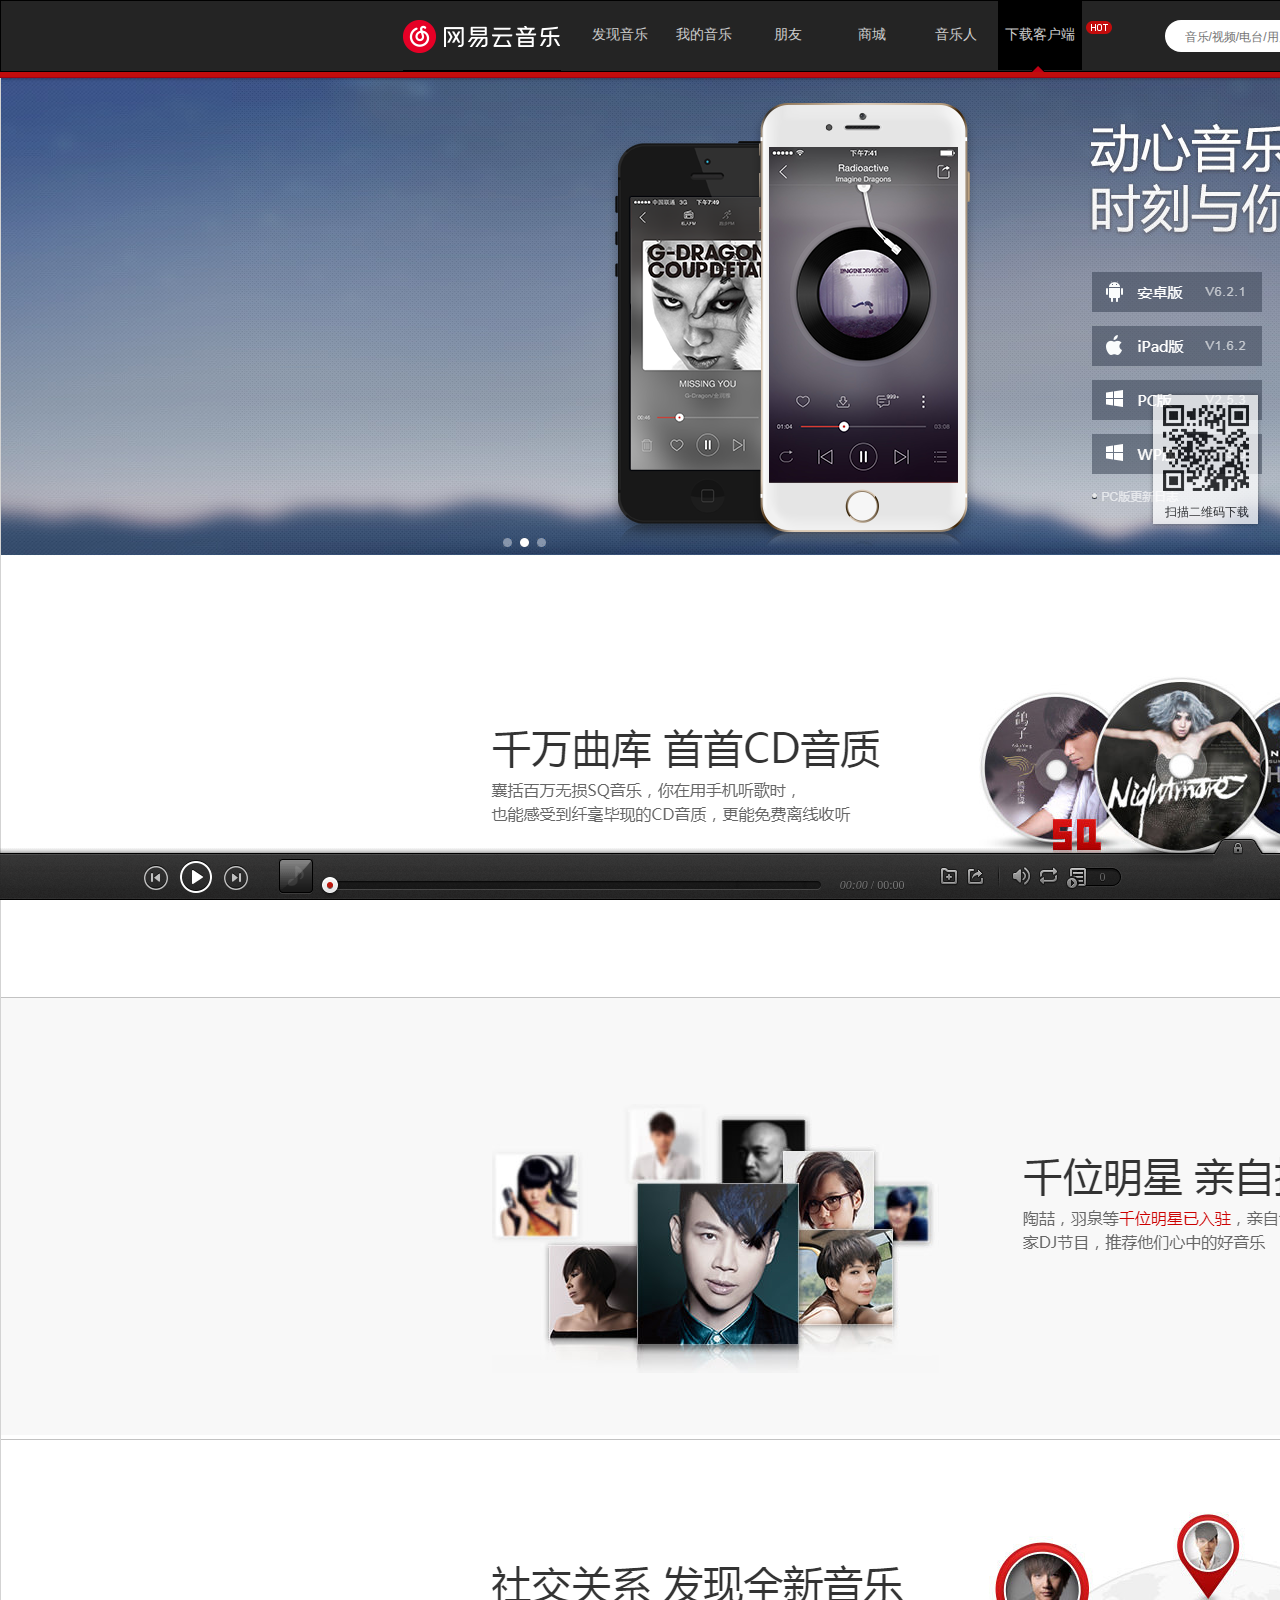
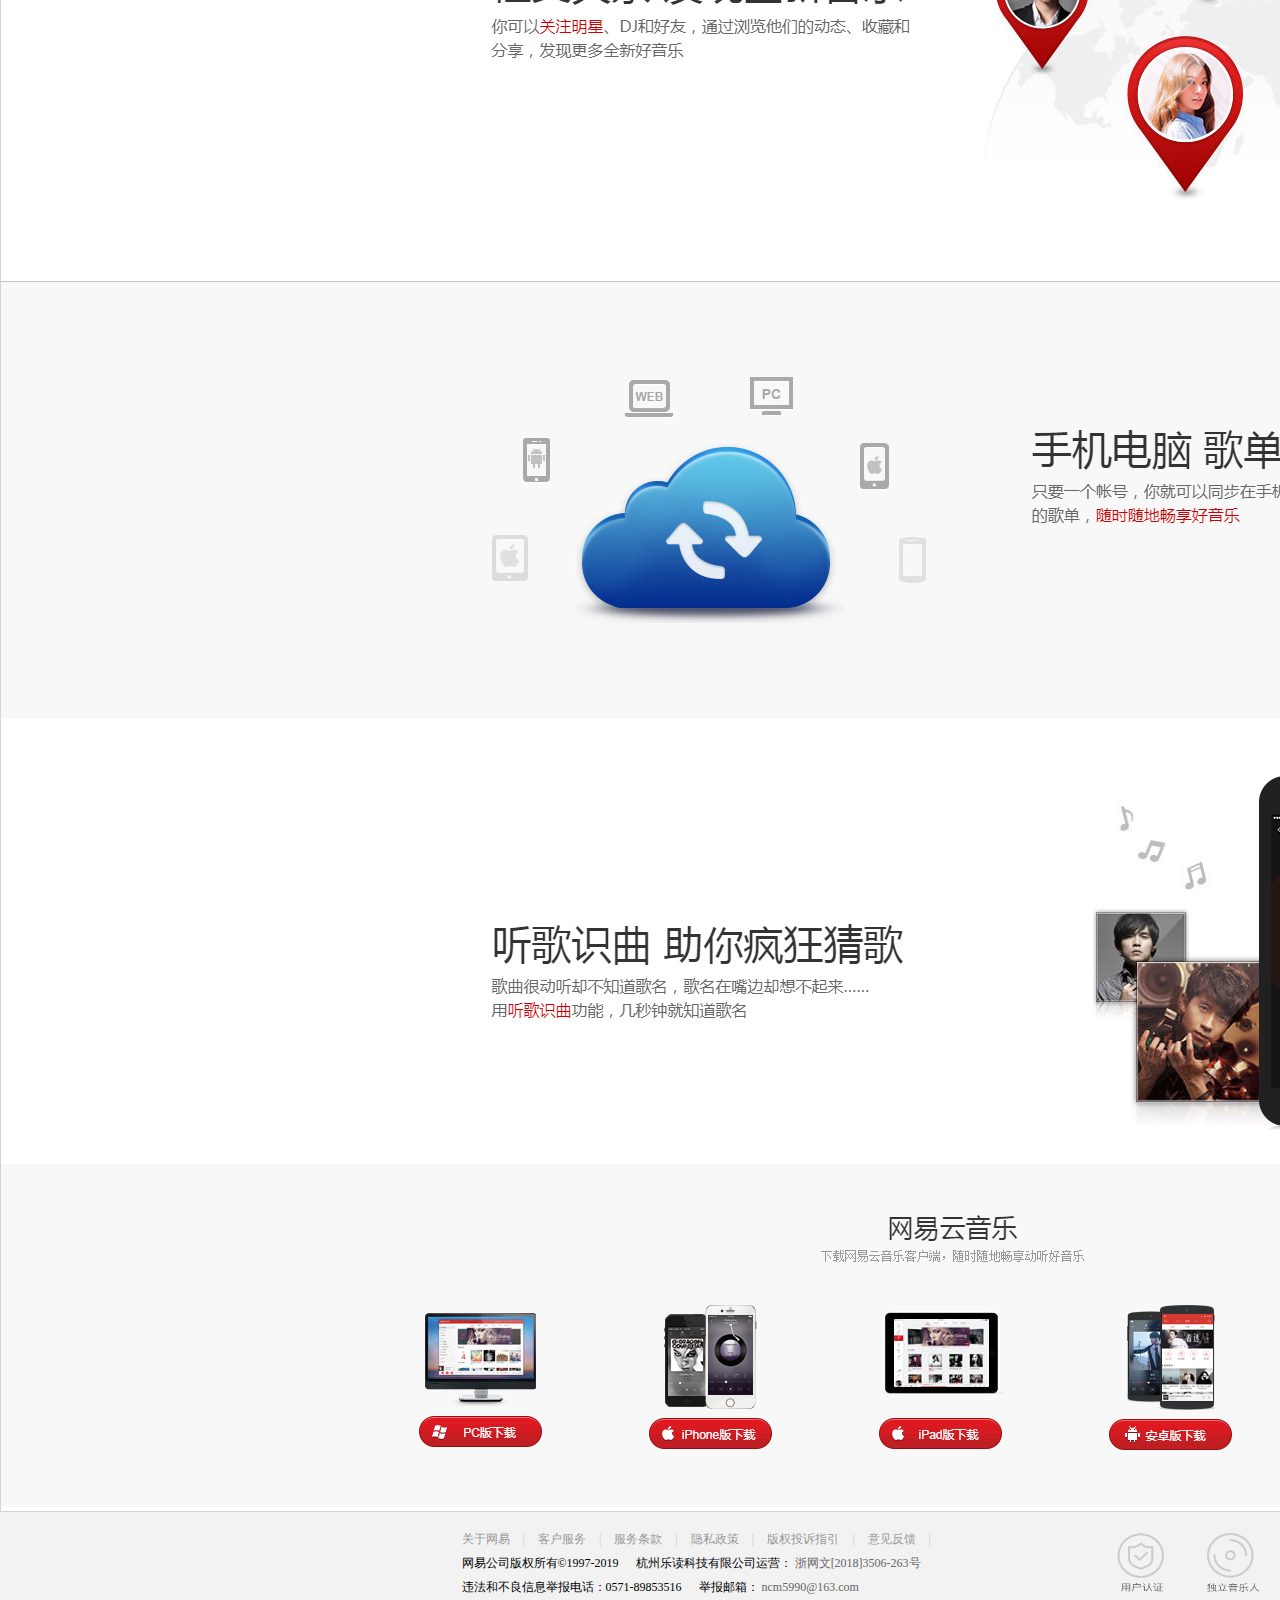
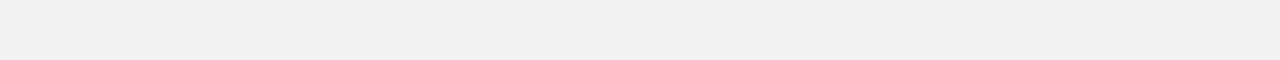
<file: 网易云音乐/down.html>
<!DOCTYPE html>
<html>

	<head>
		<meta charset="utf-8" />
		<title></title>
		<link rel="icon" href="img/logo1.png" type="image/x-icon" />
		<link rel="stylesheet" type="text/css" href="css/style.css" />
		<link rel="stylesheet" type="text/css" href="//at.alicdn.com/t/font_1157158_21borsymnp.css" />
		<link rel="stylesheet" type="text/css" href="swiper.min.css" />
		<link rel="stylesheet" type="text/css" href="css/down.css" />
	</head>

	<body style="min-width: 1102px;">
		<div class="warp">
			<div class="header" style="min-width:1903px;">
				<div class="nav_one">
					<div class="nav_box">
						<a href="https://music.163.com/#" class="logo"><img src="img/logo.png" /></a>
						<ul class="nav_one_ul"></ul>
						<img src="img/hot.png" class="hot" />
						<div class="search">
							<div class="searcher">
								<a class="iconfont icon-fangdajing"></a>
								<input type="text" name="" class="searchbox" placeholder="音乐/视频/电台/用户" />
							</div>
						</div>
						<div class="maker_center">
							<a href="#">创造者中心</a>
						</div>
						<div class="login">
							<a href="#" class="dl">登录</a>&nbsp;
							<span class="iconfont icon-daosanjiao"></span>
							<a class="iconfont icon-arrLeft-fill"></a>
							<ul class="login_menu">
								<li>
									<a class="iconfont icon-shouji">&nbsp;手机号登录</a>
								</li>
								<li>
									<a class="iconfont icon-weixin">&nbsp;微信登录</a>
								</li>
								<li>
									<a href="qq.html" class="iconfont icon-qq">&nbsp;QQ登录</a>
								</li>
								<li>
									<a href="weibo.html" class="iconfont icon-xinlangweibo">&nbsp;新浪微博登录</a>
								</li>
								<li>
									<a class="iconfont icon-yi">&nbsp;网易邮箱账号登录</a>
								</li>
							</ul>
						</div>
					</div>
				</div>
				<div class="nav_two" style="min-width: 1903px;">
				</div>
				<div class="main">
					<div class="lb"><img src="img/lb.png" /></div>
					<div class="main1"><img src="img/main1.png" /></div>
					<div class="main2"><img src="img/mian2.png" /></div>
					<div class="main3"><img src="img/main3.png" /></div>
					<div class="main4"><img src="img/main4.png" /></div>
					<div class="main4"><img src="img/main5.png" /></div>
					<div class="main4"><img src="img/main6.png" /></div>
					<div class="n-dcode">
						<img alt="http://music.163.com" class="img" src="img/code.png">
						<p>扫描二维码下载</p>
					</div>
				</div>
				<div class="footer">
					<div class="footer-z">
						<div class="wrap f-cb">
							<div class="copy">
								<p class="link">
									<a href="//music.163.com/about" target="_blank" class="item s-fc4">关于网易</a>
									<span class="line">|</span>
									<a href="//help.mail.163.com/service.html" target="_blank" class="item s-fc4">客户服务</a>
									<span class="line">|</span>
									<a href="//music.163.com/html/web2/service.html" target="_blank" class="item s-fc4">服务条款</a>
									<span class="line">|</span>
									<a href="//corp.163.com/gb/legal.html" target="_blank" class="item s-fc4">隐私政策</a>
									<span class="line">|</span>
									<a href="//music.163.com/st/staticdeal/complaints.html" target="_blank" class="item s-fc4">版权投诉指引</a>
									<span class="line">|</span>
									<a id="g_feedback" href="#" class="item s-fc4" onclick="nm.x.feedback();return false;" hidefocus="true">意见反馈</a>
									<span class="line">|</span>
								</p>
								<p class="right">
									<span class="sep span">网易公司版权所有©1997-2019</span>
									<span class="span">杭州乐读科技有限公司运营：</span>
									<a href="http://p1.music.126.net/03WF0APmm-J0TqdbOc8-XQ==/109951163649544962.png" target="_blank" class="alink">浙网文[2018]3506-263号</a>
								</p>
								<p class="contact">
									<span class="sep span">违法和不良信息举报电话：0571-89853516</span>
									<span class="span">举报邮箱：</span>
									<a class="alink" href="mailto:ncm5990@163.com">ncm5990@163.com</a>
								</p>
							</div>
							<ul class="enter f-fr1">
								<li class="unit">
									<a class="logo logonew logo-auth f-tid" href="//music.163.com/st/userbasic#/auth" target="_blank">
										<!--<img src="img/user.png" style="width: 49px;height: 48px;" />-->
									</a>
									<span class="tt tt-auth"></span>
								</li>
								<li class="unit">
									<a class="logo logonew logo-musician f-tid" href="//music.163.com/recruit" target="_blank"></a>
									<span class="tt tt-musician"></span>
								</li>
								<li class="unit">
									<a class="logo logonew logo-reward f-tid" href="//music.163.com/web/reward" target="_blank"></a>
									<span class="tt tt-reward"></span>
								</li>
								<li class="unit">
									<a class="logo logonew logo-cash f-tid" href="//music.163.com/uservideo#/plan" target="_blank"></a>
									<span class="tt tt-cash"></span>
								</li>
							</ul>
						</div>
					</div>
				</div>
				<!--<a href="#" class="m-back">回到顶部</a>-->
				<div class="g-btmbar">
					<div class="m-playbar m-playbar-lock" style="top: -53px; visibility: visible;">
						<div class="updn">
							<div class="left f-fl">
								<a href="#" class="btn1" hidefocus="true" data-action="lock"></a>
							</div>
							<div class="right f-fl"></div>
						</div>
						<div class="bg"></div>
						<div class="hand" title="展开播放条"></div>
						<div class="g_player" style="margin-left: -498.5px;">
							<div class="btns">
								<a href="#" class="prv" title="上一首(ctrl+←)"></a>
								<a href="#" class="ply j-flag" title="播放/暂停(p)"></a>
								<a href="#" class="nxt" title="下一首(ctrl+→)"></a>
							</div>
							<div class="head j-flag">
								<img src="img/default_album.jpg" />
								<!--<a href="#" class="mask"></a>-->
								<a href="javascript:;" hidefocus="true" class="mask"></a>
							</div>
							<div class="play">
								<div class="j-flag words"></div>
								<div class="m-pbar">
									<div class="barbg j-flag">
										<div class="rdy" style="width:0%;"></div>
										<div class="cur" style="width:0%;">
											<span class="btn2 f-tdn f-alpha z-load" id="auto-id-lrel6w8rqoy4E60z"><i></i></span>
										</div>
									</div>
									<span class="j-flag time">
										<em>00:00</em> / 00:00
									</span>
								</div>
							</div>
							<div class="oper f-fl">
								<a href="#" class="icn icn-add j-flag"></a>
								<a href="#" class="icn icn-share"></a>
							</div>
							<div class="ctrl f-fl f-pr j-flag">
								<div class="m-vol" style="display: none;" id="auto-id-ZvFZozD9C4lBwP52">
									<div class="barbg"></div>
									<div class="vbg j-t" id="auto-id-a0L37IoZ0vJ4Ma54">
										<div class="curr j-t" style="height: 74.4px;"></div>
										<span class="btn3 f-alpha j-t" style="top: 16.2px;"></span>
									</div>
								</div>
								<a href="javascript:;" hidefocus="true" data-action="volume" class="icn icn-vol"></a>
								<a href="javascript:;" hidefocus="true" data-action="mode" class="icn icn-loop" title="循环"></a>
								<span class="add f-pr">
								<span class="tip" style="display:none;">已添加到播放列表</span>
								<a href="javascript:;" title="播放列表" hidefocus="true" data-action="panel" class="icn icn-list s-fc3">0</a>
								</span>
							</div>
						</div>
					</div>
				</div>
				<div id='bbox'>
					<div id="sbox">
						<div class="sb-top">
							登录

						</div>
						<span class="gbct" title="关闭窗体">×</span>
						<div class="sb-botton">
							<div class="u-main">
								<div class="u-plt"></div>
								<div class="f-mgt10">
									<a href="javascript:;" class="u-btn2-2" data-action="login" data-type="mobile">
										<p>手机号登录</p>
										<span></span>
									</a>

								</div>
								<div class="f-mgt10">
									<a href="javascript:;" class="u-btn2-1" data-action="reg">
										<p>注　册</p>
										<span></span>
									</a>
								</div>
							</div>
							<div class="u-alt">
								<ul>
									<li>
										<a href="https://music.163.com/api/sns/authorize?snsType=10&clientType=web2&callbackType=Login&forcelogin=true" target="_blank" data-action="login" data-type="thirdparty">
											<div class="u-mlg2 u-mlg2-wx"></div>
											<p>微信登录</p>
										</a>
									</li>
									<li>
										<a href="https://music.163.com/api/sns/authorize?snsType=5&clientType=web2&callbackType=Login&forcelogin=true" target="_blank" data-action="login" data-type="thirdparty">
											<div class="u-mlg2 u-mlg2-qq"></div>
											<p>QQ登录</p>
										</a>
									</li>
									<li>
										<a href="https://music.163.com/api/sns/authorize?snsType=2&clientType=web2&callbackType=Login&forcelogin=true" target="_blank" data-action="login" data-type="thirdparty">
											<div class="u-mlg2 u-mlg2-sn"></div>
											<p>微博登录</p>
										</a>
									</li>
									<li>
										<a href="javascript:;" data-action="login" data-type="netease">
											<div class="u-mlg2 u-mlg2-wy"></div>
											<p>网易邮箱帐号登录</p>
										</a>
									</li>
								</ul>
							</div>
						</div>
					</div>
				</div>
			</div>
	</body>
	<script src="js/jquery-2.1.0.js" type="text/javascript" charset="utf-8"></script>
	<script src="swiper.min.js" type="text/javascript" charset="utf-8"></script>
	<script src="js/down.js" type="text/javascript" charset="utf-8"></script>
	<script type="text/javascript">
		$(".nav_one_ul>li:eq(5)").css({
			"background": "#000000",
			"color": "#FFF"
		})
		$(".nav_one_ul>li:eq(0)").click(function(){
			$(".nav_one_ul>li>a:eq(0)").attr("href","index.html")
		})
	</script>

</html>
</file>
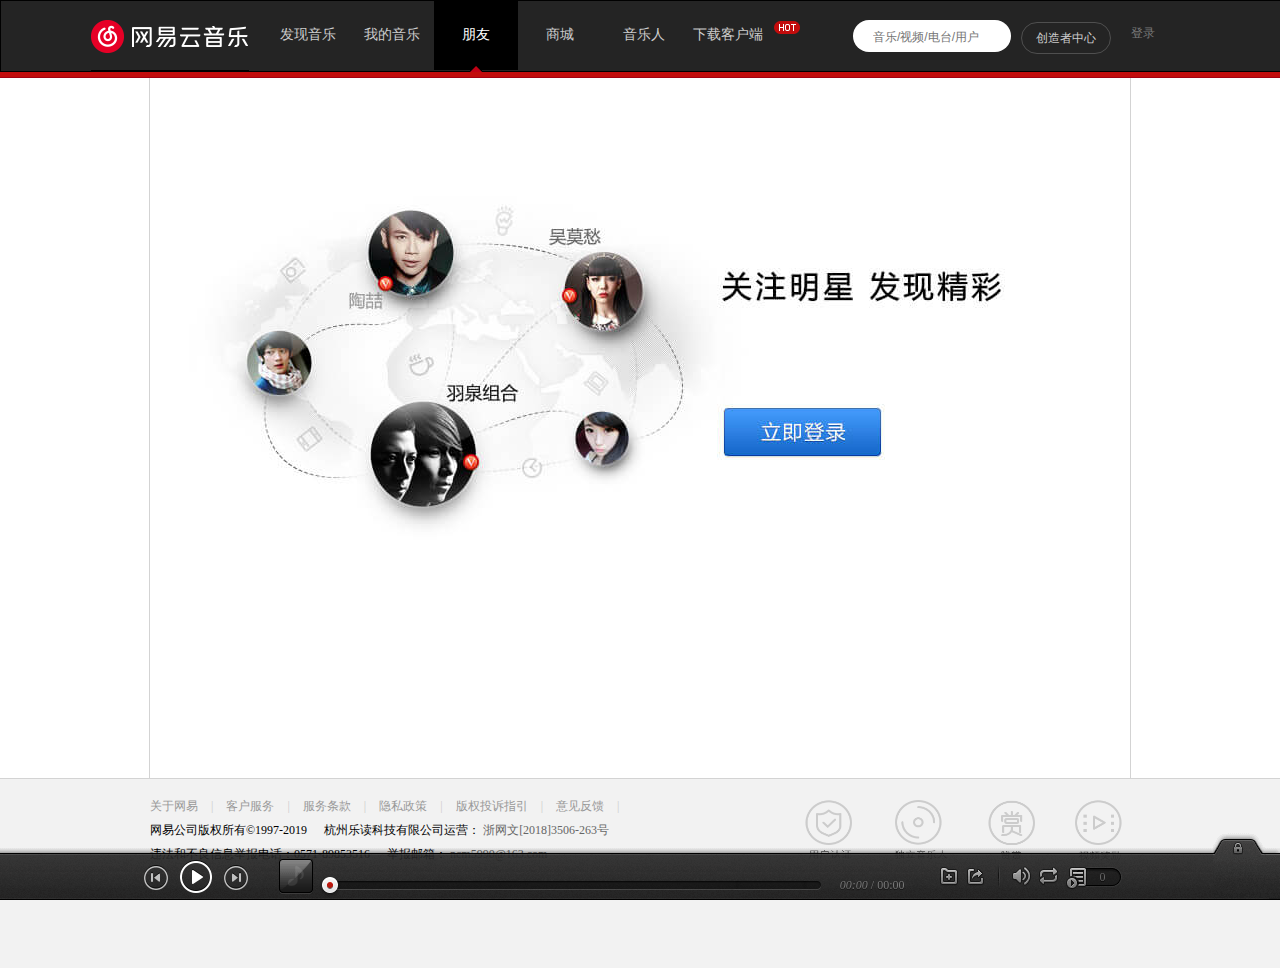
<file: 网易云音乐/py.html>
<!DOCTYPE html>
<html>

	<head>
		<meta charset="UTF-8">
		<title></title>
		<link rel="icon" href="img/logo1.png" type="image/x-icon" />
		<!--<link rel="stylesheet" type="text/css" href="css/singer.css" />-->
		<link rel="stylesheet" type="text/css" href="css/style.css" />
		<link rel="stylesheet" type="text/css" href="//at.alicdn.com/t/font_1157158_21borsymnp.css" />
		<!--<link rel="stylesheet" type="text/css" href="swiper.min.css" />-->
		<style type="text/css">
			.wrap {
				width: 100%;
				height: 100%;
				margin: 0 auto;
				background: #f5f5f5;
			}
			
			* {
				margin: 0;
				padding: 0;
			}
			
			.nav_one {
				height: 70px;
				margin: 0 auto;
				background: #242424;
				border: 1px solid #000;
			}
			
			.main {
				width: 980px;
				height: 700px;
				margin: 0 auto;
				background-color: #fff;
				border: 1px solid #d3d3d3;
				border-width: 0 1px;
			}
			
			.nav_two {
				width: 100%;
				height: 5px;
			}
			
			.cor {
				left: 204px;
				top: 66px;
			}
			
			.m-back {
				bottom: 193px;
			}
			
			.footer {
				width: 100%;
				height: 189px;
			}
			
			.n-pglg {
				width: 902px;
				height: 414px;
				margin: 0 auto 0;
				padding-top: 70px;
				background: url(img/notlogin.jpg)0 70px no-repeat;
			}
		</style>
	</head>

	<body style="min-width: 1102px;">
		<div class="warp">
			<div class="header">
				<div class="nav_one">
					<div class="nav_box">
						<a href="https://music.163.com/#" class="logo"><img src="img/logo.png" /></a>
						<ul class="nav_one_ul"></ul>
						<img src="img/hot.png" class="hot" />
						<div class="search">
							<div class="searcher">
								<a class="iconfont icon-fangdajing"></a>
								<input type="text" name="" class="searchbox" placeholder="音乐/视频/电台/用户" />
							</div>
						</div>
						<div class="maker_center">
							<a href="#">创造者中心</a>
						</div>
						<div class="login">
							<a href="#" class="dl">登录</a>&nbsp;
							<span class="iconfont icon-daosanjiao"></span>
							<a class="iconfont icon-arrLeft-fill"></a>
							<ul class="login_menu">
								<li>
									<a class="iconfont icon-shouji">&nbsp;手机号登录</a>
								</li>
								<li>
									<a class="iconfont icon-weixin">&nbsp;微信登录</a>
								</li>
								<li>
									<a href="qq.html" class="iconfont icon-qq">&nbsp;QQ登录</a>
								</li>
								<li>
									<a href="weibo.html" class="iconfont icon-xinlangweibo">&nbsp;新浪微博登录</a>
								</li>
								<li>
									<a class="iconfont icon-yi">&nbsp;网易邮箱账号登录</a>
								</li>
							</ul>
						</div>
					</div>
				</div>
				<div class="nav_two" style="min-width: 1097px;">
				</div>
				<div class="main">
					<div class="n-pglg">
						<div class="pic"></div>
					</div>

				</div>
			</div>
			<div class="footer">
				<div class="footer-z">
					<div class="wrap f-cb">
						<div class="copy">
							<p class="link">
								<a href="//music.163.com/about" target="_blank" class="item s-fc4">关于网易</a>
								<span class="line">|</span>
								<a href="//help.mail.163.com/service.html" target="_blank" class="item s-fc4">客户服务</a>
								<span class="line">|</span>
								<a href="//music.163.com/html/web2/service.html" target="_blank" class="item s-fc4">服务条款</a>
								<span class="line">|</span>
								<a href="//corp.163.com/gb/legal.html" target="_blank" class="item s-fc4">隐私政策</a>
								<span class="line">|</span>
								<a href="//music.163.com/st/staticdeal/complaints.html" target="_blank" class="item s-fc4">版权投诉指引</a>
								<span class="line">|</span>
								<a id="g_feedback" href="#" class="item s-fc4" onclick="nm.x.feedback();return false;" hidefocus="true">意见反馈</a>
								<span class="line">|</span>
							</p>
							<p class="right">
								<span class="sep span">网易公司版权所有©1997-2019</span>
								<span class="span">杭州乐读科技有限公司运营：</span>
								<a href="http://p1.music.126.net/03WF0APmm-J0TqdbOc8-XQ==/109951163649544962.png" target="_blank" class="alink">浙网文[2018]3506-263号</a>
							</p>
							<p class="contact">
								<span class="sep span">违法和不良信息举报电话：0571-89853516</span>
								<span class="span">举报邮箱：</span>
								<a class="alink" href="mailto:ncm5990@163.com">ncm5990@163.com</a>
							</p>
						</div>
						<ul class="enter f-fr1">
							<li class="unit">
								<a class="logo logonew logo-auth f-tid" href="//music.163.com/st/userbasic#/auth" target="_blank">
									<!--<img src="img/user.png" style="width: 49px;height: 48px;" />-->
								</a>
								<span class="tt tt-auth"></span>
							</li>
							<li class="unit">
								<a class="logo logonew logo-musician f-tid" href="//music.163.com/recruit" target="_blank"></a>
								<span class="tt tt-musician"></span>
							</li>
							<li class="unit">
								<a class="logo logonew logo-reward f-tid" href="//music.163.com/web/reward" target="_blank"></a>
								<span class="tt tt-reward"></span>
							</li>
							<li class="unit">
								<a class="logo logonew logo-cash f-tid" href="//music.163.com/uservideo#/plan" target="_blank"></a>
								<span class="tt tt-cash"></span>
							</li>
						</ul>
					</div>
				</div>
			</div>
			<a href="#" class="m-back">回到顶部</a>
			<div class="g-btmbar">
				<div class="m-playbar m-playbar-lock" style="top: -53px; visibility: visible;">
					<div class="updn">
						<div class="left f-fl">
							<a href="#" class="btn1" hidefocus="true" data-action="lock"></a>
						</div>
						<div class="right f-fl"></div>
					</div>
					<div class="bg"></div>
					<div class="hand" title="展开播放条"></div>
					<div class="g_player" style="margin-left: -498.5px;">
						<div class="btns">
							<a href="#" class="prv" title="上一首(ctrl+←)"></a>
							<a href="#" class="ply j-flag" title="播放/暂停(p)"></a>
							<a href="#" class="nxt" title="下一首(ctrl+→)"></a>
						</div>
						<div class="head j-flag">
							<img src="img/default_album.jpg" />
							<!--<a href="#" class="mask"></a>-->
							<a href="javascript:;" hidefocus="true" class="mask"></a>
						</div>
						<div class="play">
							<div class="j-flag words"></div>
							<div class="m-pbar">
								<div class="barbg j-flag">
									<div class="rdy" style="width:0%;"></div>
									<div class="cur" style="width:0%;">
										<span class="btn2 f-tdn f-alpha z-load" id="auto-id-lrel6w8rqoy4E60z"><i></i></span>
									</div>
								</div>
								<span class="j-flag time">
										<em>00:00</em> / 00:00
									</span>
							</div>
						</div>
						<div class="oper f-fl">
							<a href="#" class="icn icn-add j-flag"></a>
							<a href="#" class="icn icn-share"></a>
						</div>
						<div class="ctrl f-fl f-pr j-flag">
							<div class="m-vol" style="display: none;" id="auto-id-ZvFZozD9C4lBwP52">
								<div class="barbg"></div>
								<div class="vbg j-t" id="auto-id-a0L37IoZ0vJ4Ma54">
									<div class="curr j-t" style="height: 74.4px;"></div>
									<span class="btn3 f-alpha j-t" style="top: 16.2px;"></span>
								</div>
							</div>
							<a href="javascript:;" hidefocus="true" data-action="volume" class="icn icn-vol"></a>
							<a href="javascript:;" hidefocus="true" data-action="mode" class="icn icn-loop" title="循环"></a>
							<span class="add f-pr">
								<span class="tip" style="display:none;">已添加到播放列表</span>
							<a href="javascript:;" title="播放列表" hidefocus="true" data-action="panel" class="icn icn-list s-fc3">0</a>
							</span>
						</div>
					</div>
				</div>
			</div>
			<div id='bbox'>
				<div id="sbox">
					<div class="sb-top">
						登录

					</div>
					<span class="gbct" title="关闭窗体">×</span>
					<div class="sb-botton">
						<div class="u-main">
							<div class="u-plt"></div>
							<div class="f-mgt10">
								<a href="javascript:;" class="u-btn2-2" data-action="login" data-type="mobile">
									<p>手机号登录</p>
									<span></span>
								</a>

							</div>
							<div class="f-mgt10">
								<a href="javascript:;" class="u-btn2-1" data-action="reg">
									<p>注　册</p>
									<span></span>
								</a>
							</div>
						</div>
						<div class="u-alt">
							<ul>
								<li>
									<a href="https://music.163.com/api/sns/authorize?snsType=10&clientType=web2&callbackType=Login&forcelogin=true" target="_blank" data-action="login" data-type="thirdparty">
										<div class="u-mlg2 u-mlg2-wx"></div>
										<p>微信登录</p>
									</a>
								</li>
								<li>
									<a href="https://music.163.com/api/sns/authorize?snsType=5&clientType=web2&callbackType=Login&forcelogin=true" target="_blank" data-action="login" data-type="thirdparty">
										<div class="u-mlg2 u-mlg2-qq"></div>
										<p>QQ登录</p>
									</a>
								</li>
								<li>
									<a href="https://music.163.com/api/sns/authorize?snsType=2&clientType=web2&callbackType=Login&forcelogin=true" target="_blank" data-action="login" data-type="thirdparty">
										<div class="u-mlg2 u-mlg2-sn"></div>
										<p>微博登录</p>
									</a>
								</li>
								<li>
									<a href="javascript:;" data-action="login" data-type="netease">
										<div class="u-mlg2 u-mlg2-wy"></div>
										<p>网易邮箱帐号登录</p>
									</a>
								</li>
							</ul>
						</div>
					</div>
				</div>
			</div>
		</div>
	</body>
	<script src="js/jquery-2.1.0.js" type="text/javascript" charset="utf-8"></script>
	<!--<script src="swiper.min.js" type="text/javascript" charset="utf-8"></script>-->
	<!--<script src="js/singer.js" type="text/javascript" charset="utf-8"></script>-->
	<script src="js/wdyy.js" type="text/javascript" charset="utf-8"></script>
	<script type="text/javascript">
		$(".nav_one_ul>li:eq(2)").css({
			"background": "#000000",
		})
		$(".nav_one_ul>li>a:eq(2)").css({
			"color": "#FFF"
		})
		$(".nav_one_ul>li:eq(0)").click(function() {
			$(".nav_one_ul>li>a:eq(0)").attr("href", "index.html")
		})
	</script>

</html>
</file>
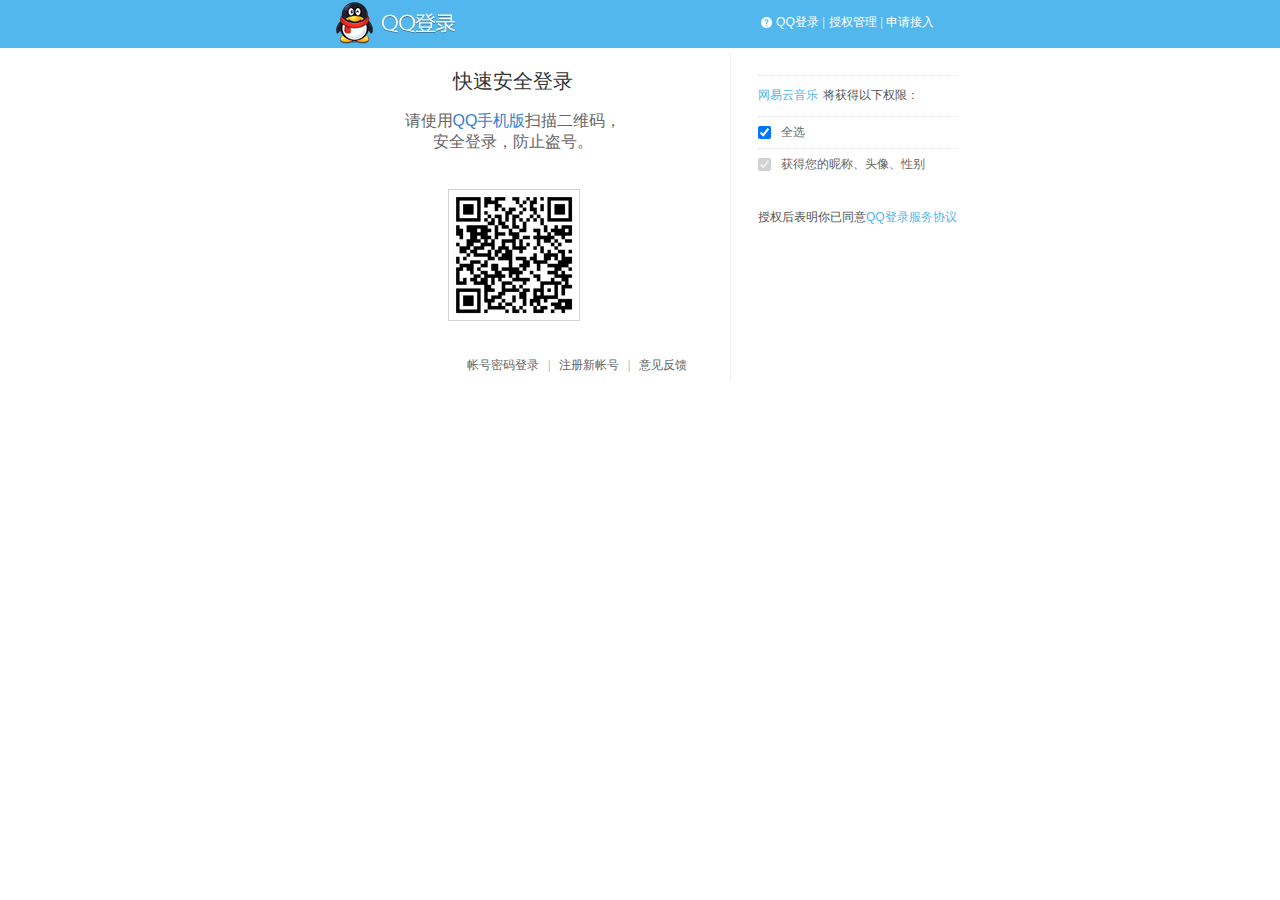
<file: 网易云音乐/qq.html>
<!DOCTYPE html>
<html>
	<head>
		<meta charset="UTF-8">
		<title></title>
		<link rel="icon" href="img/QQ1.png" type="image/x-icon" />
		<link rel="stylesheet" type="text/css" href="css/qq_style.css"/>
	</head>
	<body>
		<div class="lay_top">
			<div class="lay_top_inner">
				<div class="logo"></div>
				<div class="lat_top_other">
					<span class="blank"></span>
					<a href="http://connect.qq.com" target="_blank" title="什么是QQ登录">QQ登录</a>
					<span class="line">|</span>
					<a href="http://connect.qq.com/toc/auth_manager?from=auth" id="auth_manager_link" target="_blank" title="登录授权管理">授权管理</a>
					<span class="line">|</span>
					<a href="http://connect.qq.com/manage" target="_blank" title="申请接入">申请接入</a>
				</div>
			</div>
		</div>
		<div id="combine_page" style="width: 688px;">
			<div class="page_login combine_page_children float_left border_right">
				<div class="lay_login_form">
					<div class="title" id="title_0">快速安全登录</div>
					<div class="qlogin_tips" id="qlogin_tips_0">请使用<a class="link_tips" href="http://im.qq.com/mobileqq/#from=login" target="_blank">QQ手机版</a>扫描二维码，<br />安全登录，防止盗号。</div>
					<div class="qlogin_show" id="qlogin_show">
						<div class="qlogin_list" id="qlogin_list">
							<span id="qr_area" class="qr_0">
								<img id="qrlogin_img" class="qrImg" src="img/erweima.png">
								<img src="img/sao.png" class="saoImg" style="display: none;"/>
								<span class="qrlogin_img_out"></span>
							</span>
						</div>					
					</div>
					<div class="bottom hide" id="bottom_qlogin" style="display: block;">
						<a class="link" hidefocus="true" id="switcher_plogin" href="javascript:void(0);" tabindex="8">帐号密码登录</a>
						<span class="dotted" id="docs_dotted">|</span>
						<a href="https://ssl.ptlogin2.qq.com/j_newreg_url" class="link" target="_blank">注册新帐号</a>
						<span class="dotted">|</span>
						<a class="link" id="feedback_qlogin" href="http://support.qq.com/write.shtml?fid=780&SSTAG=music.163.com.appid100495085" target="_blank">意见反馈</a>
					</div>
				</div>
			</div>
			<div class="page_accredit combine_page_children float_left">
				<div class="lay_main" id="lay_main">
					<div class="lay_accredit_con">
						<p class="cnt_wording"></p>
						<p class="app_site_wording">
							<a class="accredit_site" id="accredit_site_link" href="http://music.163.com" target="_blank">网易云音乐</a>将获得以下权限：
						</p>
						<div class="accredit_info" id="accredit_info">
							<ul class="accredit_info_op">
								<li class="select_all_li">
									<input type="checkbox" id="select_all" class="checkbox oauth_checkbox_all" hidefocus="true" checked="checked">
									<label class="oauth_item_title" for="select_all">全选</label>
								</li>
								<li>
									<input name="api_choose" hidefocus="true" type="checkbox" class="checkbox oauth_checkbox" id="item_80901010" value="80901010" title="默认授权 不可更改" checked disabled>
									<label for="item_80901010" class="oauth_item_title">获得您的昵称、头像、性别</label>
								</li>
							</ul>
						</div>
						<div class="oauth_tips_div">
							<p class="oauth_tips">
								授权后表明你已同意<a href="http://connect.qq.com/agreement_chs" target="_blank" style="color: #51b7ec;">QQ登录服务协议</a>
							</p>
						</div>
					</div>
				</div>
			</div>
		</div>
	</body>
	<script src="js/jquery-2.1.0.js" type="text/javascript" charset="utf-8"></script>
	<script type="text/javascript">
		$(".qrImg").mouseenter(function(){
			$(".saoImg").fadeToggle(300,function(){
				
			})
		}).mouseleave(function(){
			$(".saoImg").fadeToggle(300,function(){
				
			})
		})
	</script>
</html>
</file>
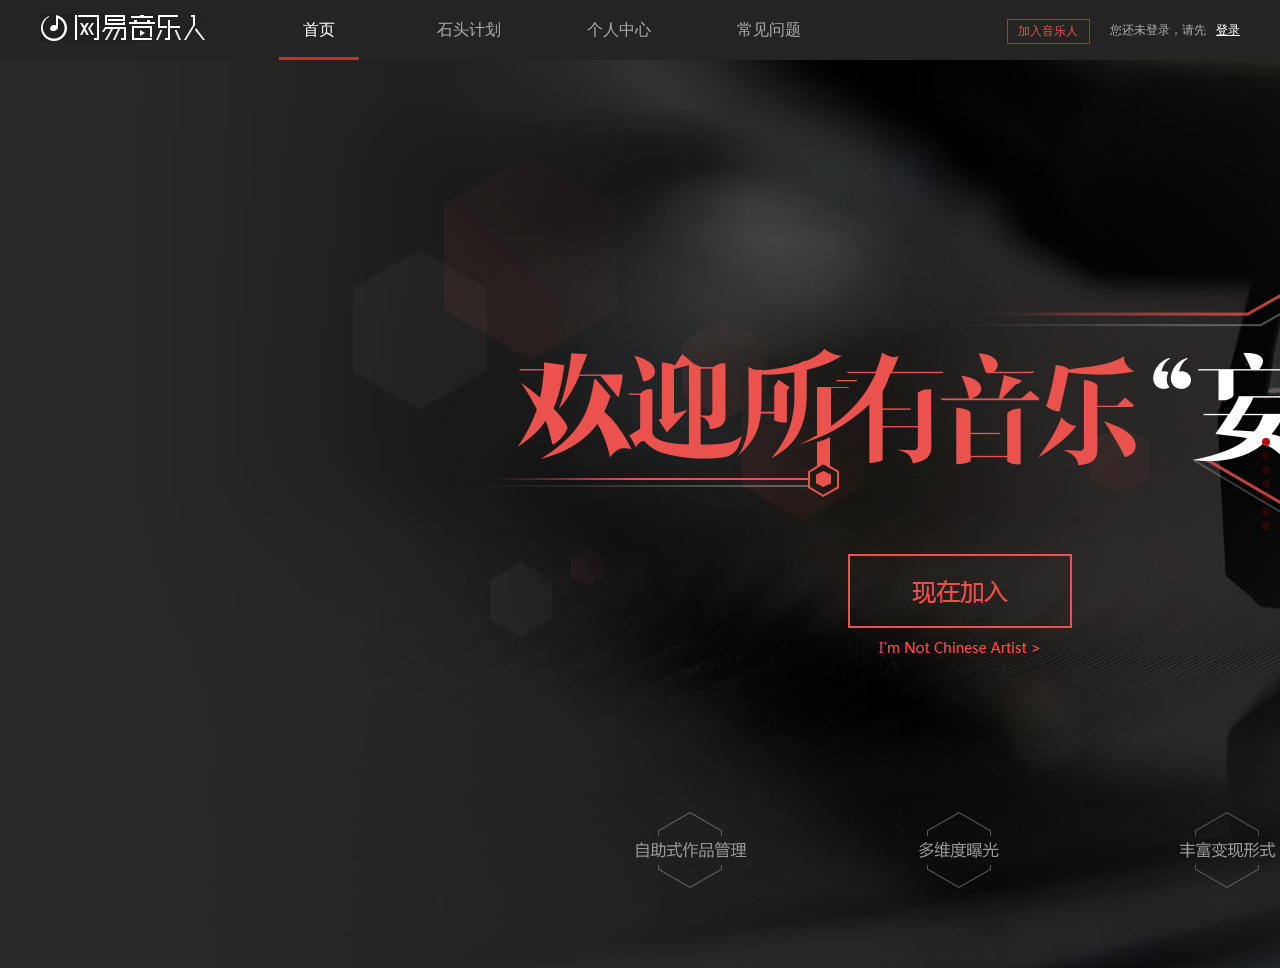
<file: 网易云音乐/w_index.html>
<!DOCTYPE html>
<html>

	<head>
		<meta charset="utf-8" />
		<title></title>
		<link rel="stylesheet" type="text/css" href="swiper.min.css" />
		<style type="text/css">
			* {
				padding: 0;
				margin: 0;
			}
			
			li {
				list-style: none;
			}
			
			a {
				text-decoration: none;
				color: #AAAAAA;
			}
			
			body {
				font-family: Arial, Helvetica, sans-serif;
			}
			
			.swiper-container {
				width: 100%;
				height: 968px;
			}
			
			.g-top {
				position: fixed;
				top: 0;
				left: 0;
				right: 0;
				z-index: 100;
				background: rgba(36, 36, 36, 0);
				transition: background 1s ease-in;
				margin: auto;
				height: 60px;
				background-color: #242424;
				box-sizing: border-box;
			}
			
			.m-top {
				height: 60px;
				width: 1200px;
				margin: auto;
				position: relative;
				z-index: 8;
				zoom: 1;
				line-height: 60px;
			}
			
			.m-top .logo {
				float: left;
				height: 100%;
				width: 200px;
			}
			
			.m-top .nav {
				width: 600px;
				height: 60px;
				margin-left: 35px;
			}
			
			.f-ff2 {
				font-family: Microsoft Yahei, PingFang SC, hiragino sans gb, simsun, \\5B8B\4F53, Arial, Helvetica, sans-serif;
				font-weight: 400;
			}
			
			.f-fl {
				float: left;
			}
			
			.m-top .nav li {
				float: left;
				position: relative;
				width: 88px;
				margin-right: 62px;
				line-height: 60px;
				text-align: center;
			}
			
			.m-top .login .entr,
			.m-top .user .entr {
				width: 81px;
				height: 23px;
				line-height: 23px;
				margin-top: 5px;
				margin-right: 20px;
				text-align: center;
				text-decoration: none;
				color: #ea524e;
				border: 1px solid #8e413e;
				font-size: 12px;
				font-family: Arial, Helvetica, sans-serif;
			}
			
			.f-fl {
				float: left;
			}
			
			.m-top .login,
			.m-top .user {
				padding-top: 14px;
				height: 32px;
				line-height: 32px;
			}
			
			.s-fc11 {
				color: #aaa;
			}
			
			.f-fr {
				float: right;
			}
			
			.m-top .login .lg {
				margin-left: 7px;
			}
			
			.s-fc12,
			a.s-fc12:hover {
				color: #fff;
			}
			
			.swiper-pagination span {
				background: #B90B0B!important;
			}
			
			.f-ff2 li>a:hover {
				color: #fff;
			}
			
			.z-slt{
				display: inline-block;
				border-bottom: solid 3px #c62f2f;
				width: 80px;
				height: 57px;
			}
		</style>
	</head>

	<body>
		<div id="g-footfix" class="m-home j-flag">
			<div class="g-top j-flag">
				<div class="m-top">
					<a href="#" class="logo f-tid u-cicn u-cicn-1" title="网易云音乐" style="margin-top: 6px;"><img src="img2/wlogo.png" /></a>
					<ul class="nav f-fl f-ff2">
						<li style="">
							<a href="#" class="z-slt" style="color: #FFF;">首页</a>
						</li>
						<li>
							<a href="#" class="">石头计划</a>
						</li>
						<li>
							<a href="#" data-action="login" data-href="/nmusician/web/my">个人中心</a>
						</li>
						<li>
							<a href="#">常见问题</a>
						</li>
					</ul>
					<div class="login f-fr s-fc11" style="font-size: 12px;">
						<a href="javascript:;" data-action="login" data-href="/nmusician/web/retrieval" class="f-fl entr">加入音乐人</a>
						您还未登录，请先
						<a href="javascript:;" data-action="login" class="lg s-fc12 f-tdu" style="text-decoration: underline;">登录</a>
					</div>
				</div>
			</div>
			<div class="swiper-container">
				<div class="swiper-wrapper">
					<div class="swiper-slide" style="background: url(img2/1.png);"></div>
					<div class="swiper-slide" style="background: url(img2/2.png);"></div>
					<div class="swiper-slide" style="background: url(img2/3.png);"></div>
					<div class="swiper-slide" style="background: url(img2/4.png);"></div>
					<div class="swiper-slide" style="background: url(img2/5.png);"></div>
					<div class="swiper-slide" style="background: url(img2/6.png);"></div>
					<div class="swiper-slide" style="background: url(img2/7.png);"></div>
				</div>
				<!-- 如果需要分页器 -->
				<div class="swiper-pagination"></div>
			</div>
		</div>
	</body>
	<script src="swiper.min.js" type="text/javascript" charset="utf-8"></script>
	<script type="text/javascript">
		var mySwiper = new Swiper('.swiper-container', {
			direction: 'vertical', // 垂直切换选项
			loop: true, // 循环模式选项
			// 如果需要分页器
			pagination: {
				el: '.swiper-pagination',
				clickable: true,
			},
			scrollbar: {
		        el: '.swiper-scrollbar',
		    },
			mousewheel: true,
		})
	</script>

</html>
</file>
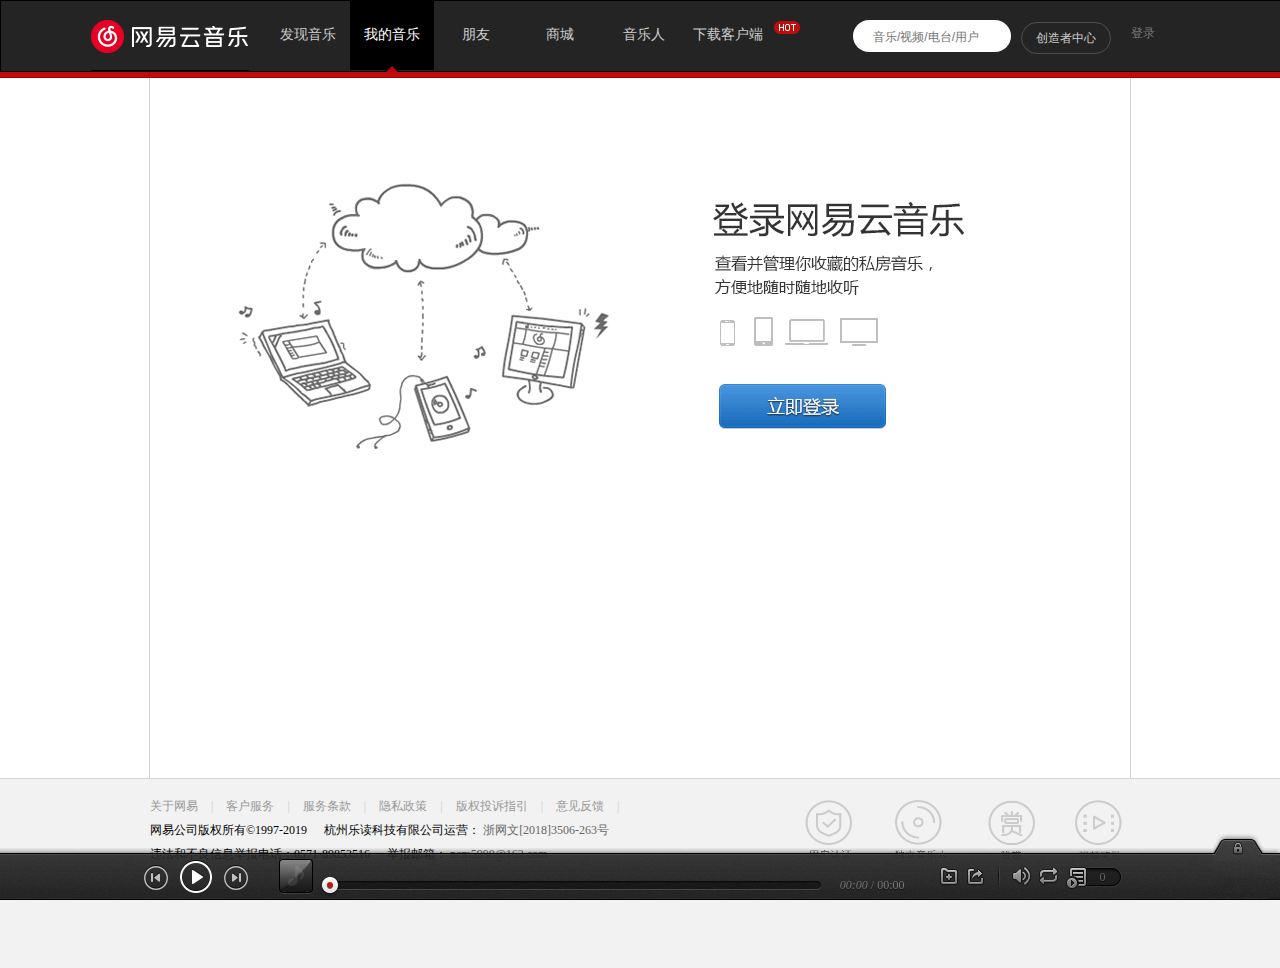
<file: 网易云音乐/wdyy.html>
<!DOCTYPE html>
<html>

	<head>
		<meta charset="UTF-8">
		<title></title>
		<link rel="icon" href="img/logo1.png" type="image/x-icon" />
		<!--<link rel="stylesheet" type="text/css" href="css/singer.css" />-->
		<link rel="stylesheet" type="text/css" href="css/style.css" />
		<link rel="stylesheet" type="text/css" href="//at.alicdn.com/t/font_1157158_21borsymnp.css" />
		<!--<link rel="stylesheet" type="text/css" href="swiper.min.css" />-->
		<style type="text/css">
			.wrap {
				width: 100%;
				height: 100%;
				margin: 0 auto;
				background: #f5f5f5;
			}
			
			* {
				margin: 0;
				padding: 0;
			}
			
			.nav_one {
				height: 70px;
				margin: 0 auto;
				background: #242424;
				border: 1px solid #000;
			}
			
			.main {
				width: 980px;
				height: 700px;
				margin: 0 auto;
				background-color: #fff;
				border: 1px solid #d3d3d3;
				border-width: 0 1px;
			}
			
			.nav_two {
				width: 100%;
				height: 5px;
			}
			
			.cor {
				left: 120px;
				top: 66px;
			}
			
			.m-back {
				bottom: 193px;
			}
			
			.footer {
				width: 100%;
				height: 189px;
			}
			
			.n-pglg {
				width: 807px;
				height: 268px;
				margin: 0 auto 0;
				padding-top: 104px;
				background: url(img/mymusic.png)0 104px no-repeat;
			}
		</style>
	</head>

	<body style="min-width: 1102px;">
		<div class="warp">
			<div class="header">
				<div class="nav_one">
					<div class="nav_box">
						<a href="https://music.163.com/#" class="logo"><img src="img/logo.png" /></a>
						<ul class="nav_one_ul"></ul>
						<img src="img/hot.png" class="hot" />
						<div class="search">
							<div class="searcher">
								<a class="iconfont icon-fangdajing"></a>
								<input type="text" name="" class="searchbox" placeholder="音乐/视频/电台/用户" />
							</div>
						</div>
						<div class="maker_center">
							<a href="#">创造者中心</a>
						</div>
						<div class="login">
							<a href="#" class="dl">登录</a>&nbsp;
							<span class="iconfont icon-daosanjiao"></span>
							<a class="iconfont icon-arrLeft-fill"></a>
							<ul class="login_menu">
								<li>
									<a class="iconfont icon-shouji">&nbsp;手机号登录</a>
								</li>
								<li>
									<a class="iconfont icon-weixin">&nbsp;微信登录</a>
								</li>
								<li>
									<a href="qq.html" class="iconfont icon-qq">&nbsp;QQ登录</a>
								</li>
								<li>
									<a href="weibo.html" class="iconfont icon-xinlangweibo">&nbsp;新浪微博登录</a>
								</li>
								<li>
									<a class="iconfont icon-yi">&nbsp;网易邮箱账号登录</a>
								</li>
							</ul>
						</div>
					</div>
				</div>
				<div class="nav_two" style="min-width: 1097px;">
				</div>
				<div class="main">
					<div class="n-pglg">
						<div class="pic"></div>
					</div>

				</div>
			</div>
			<div class="footer">
				<div class="footer-z">
					<div class="wrap f-cb">
						<div class="copy">
							<p class="link">
								<a href="//music.163.com/about" target="_blank" class="item s-fc4">关于网易</a>
								<span class="line">|</span>
								<a href="//help.mail.163.com/service.html" target="_blank" class="item s-fc4">客户服务</a>
								<span class="line">|</span>
								<a href="//music.163.com/html/web2/service.html" target="_blank" class="item s-fc4">服务条款</a>
								<span class="line">|</span>
								<a href="//corp.163.com/gb/legal.html" target="_blank" class="item s-fc4">隐私政策</a>
								<span class="line">|</span>
								<a href="//music.163.com/st/staticdeal/complaints.html" target="_blank" class="item s-fc4">版权投诉指引</a>
								<span class="line">|</span>
								<a id="g_feedback" href="#" class="item s-fc4" onclick="nm.x.feedback();return false;" hidefocus="true">意见反馈</a>
								<span class="line">|</span>
							</p>
							<p class="right">
								<span class="sep span">网易公司版权所有©1997-2019</span>
								<span class="span">杭州乐读科技有限公司运营：</span>
								<a href="http://p1.music.126.net/03WF0APmm-J0TqdbOc8-XQ==/109951163649544962.png" target="_blank" class="alink">浙网文[2018]3506-263号</a>
							</p>
							<p class="contact">
								<span class="sep span">违法和不良信息举报电话：0571-89853516</span>
								<span class="span">举报邮箱：</span>
								<a class="alink" href="mailto:ncm5990@163.com">ncm5990@163.com</a>
							</p>
						</div>
						<ul class="enter f-fr1">
							<li class="unit">
								<a class="logo logonew logo-auth f-tid" href="//music.163.com/st/userbasic#/auth" target="_blank">
									<!--<img src="img/user.png" style="width: 49px;height: 48px;" />-->
								</a>
								<span class="tt tt-auth"></span>
							</li>
							<li class="unit">
								<a class="logo logonew logo-musician f-tid" href="//music.163.com/recruit" target="_blank"></a>
								<span class="tt tt-musician"></span>
							</li>
							<li class="unit">
								<a class="logo logonew logo-reward f-tid" href="//music.163.com/web/reward" target="_blank"></a>
								<span class="tt tt-reward"></span>
							</li>
							<li class="unit">
								<a class="logo logonew logo-cash f-tid" href="//music.163.com/uservideo#/plan" target="_blank"></a>
								<span class="tt tt-cash"></span>
							</li>
						</ul>
					</div>
				</div>
			</div>
			<a href="#" class="m-back">回到顶部</a>
			<div class="g-btmbar">
				<div class="m-playbar m-playbar-lock" style="top: -53px; visibility: visible;">
					<div class="updn">
						<div class="left f-fl">
							<a href="#" class="btn1" hidefocus="true" data-action="lock"></a>
						</div>
						<div class="right f-fl"></div>
					</div>
					<div class="bg"></div>
					<div class="hand" title="展开播放条"></div>
					<div class="g_player" style="margin-left: -498.5px;">
						<div class="btns">
							<a href="#" class="prv" title="上一首(ctrl+←)"></a>
							<a href="#" class="ply j-flag" title="播放/暂停(p)"></a>
							<a href="#" class="nxt" title="下一首(ctrl+→)"></a>
						</div>
						<div class="head j-flag">
							<img src="img/default_album.jpg" />
							<!--<a href="#" class="mask"></a>-->
							<a href="javascript:;" hidefocus="true" class="mask"></a>
						</div>
						<div class="play">
							<div class="j-flag words"></div>
							<div class="m-pbar">
								<div class="barbg j-flag">
									<div class="rdy" style="width:0%;"></div>
									<div class="cur" style="width:0%;">
										<span class="btn2 f-tdn f-alpha z-load" id="auto-id-lrel6w8rqoy4E60z"><i></i></span>
									</div>
								</div>
								<span class="j-flag time">
										<em>00:00</em> / 00:00
									</span>
							</div>
						</div>
						<div class="oper f-fl">
							<a href="#" class="icn icn-add j-flag"></a>
							<a href="#" class="icn icn-share"></a>
						</div>
						<div class="ctrl f-fl f-pr j-flag">
							<div class="m-vol" style="display: none;" id="auto-id-ZvFZozD9C4lBwP52">
								<div class="barbg"></div>
								<div class="vbg j-t" id="auto-id-a0L37IoZ0vJ4Ma54">
									<div class="curr j-t" style="height: 74.4px;"></div>
									<span class="btn3 f-alpha j-t" style="top: 16.2px;"></span>
								</div>
							</div>
							<a href="javascript:;" hidefocus="true" data-action="volume" class="icn icn-vol"></a>
							<a href="javascript:;" hidefocus="true" data-action="mode" class="icn icn-loop" title="循环"></a>
							<span class="add f-pr">
								<span class="tip" style="display:none;">已添加到播放列表</span>
							<a href="javascript:;" title="播放列表" hidefocus="true" data-action="panel" class="icn icn-list s-fc3">0</a>
							</span>
						</div>
					</div>
				</div>
			</div>
			<div id='bbox'>
				<div id="sbox">
					<div class="sb-top">
						登录

					</div>
					<span class="gbct" title="关闭窗体">×</span>
					<div class="sb-botton">
						<div class="u-main">
							<div class="u-plt"></div>
							<div class="f-mgt10">
								<a href="javascript:;" class="u-btn2-2" data-action="login" data-type="mobile">
									<p>手机号登录</p>
									<span></span>
								</a>

							</div>
							<div class="f-mgt10">
								<a href="javascript:;" class="u-btn2-1" data-action="reg">
									<p>注　册</p>
									<span></span>
								</a>
							</div>
						</div>
						<div class="u-alt">
							<ul>
								<li>
									<a href="https://music.163.com/api/sns/authorize?snsType=10&clientType=web2&callbackType=Login&forcelogin=true" target="_blank" data-action="login" data-type="thirdparty">
										<div class="u-mlg2 u-mlg2-wx"></div>
										<p>微信登录</p>
									</a>
								</li>
								<li>
									<a href="https://music.163.com/api/sns/authorize?snsType=5&clientType=web2&callbackType=Login&forcelogin=true" target="_blank" data-action="login" data-type="thirdparty">
										<div class="u-mlg2 u-mlg2-qq"></div>
										<p>QQ登录</p>
									</a>
								</li>
								<li>
									<a href="https://music.163.com/api/sns/authorize?snsType=2&clientType=web2&callbackType=Login&forcelogin=true" target="_blank" data-action="login" data-type="thirdparty">
										<div class="u-mlg2 u-mlg2-sn"></div>
										<p>微博登录</p>
									</a>
								</li>
								<li>
									<a href="javascript:;" data-action="login" data-type="netease">
										<div class="u-mlg2 u-mlg2-wy"></div>
										<p>网易邮箱帐号登录</p>
									</a>
								</li>
							</ul>
						</div>
					</div>
				</div>
			</div>
		</div>
	</body>
	<script src="js/jquery-2.1.0.js" type="text/javascript" charset="utf-8"></script>
	<!--<script src="swiper.min.js" type="text/javascript" charset="utf-8"></script>-->
	<!--<script src="js/singer.js" type="text/javascript" charset="utf-8"></script>-->
	<script src="js/wdyy.js" type="text/javascript" charset="utf-8"></script>
	<script type="text/javascript">
		$(".nav_one_ul>li:eq(1)").css({
			"background": "#000000",
		})
		$(".nav_one_ul>li>a:eq(1)").css({
			"color": "#FFF"
		})
		$(".nav_one_ul>li:eq(0)").click(function() {
			$(".nav_one_ul>li>a:eq(0)").attr("href", "index.html")
		})
	</script>

</html>
</file>
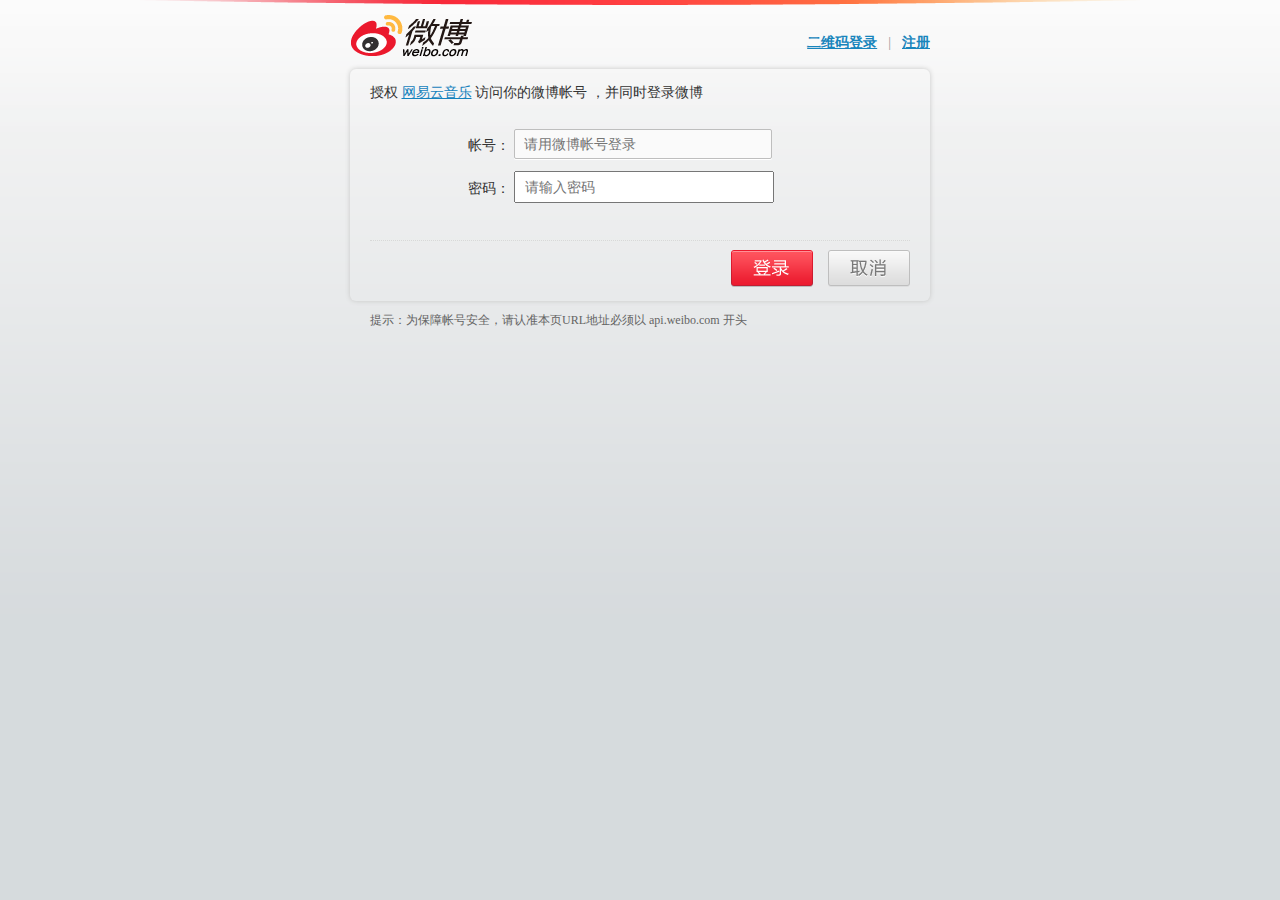
<file: 网易云音乐/weibo.html>
<!DOCTYPE html>
<html>

	<head>
		<meta charset="UTF-8">
		<title></title>
	</head>
	<link rel="stylesheet" type="text/css" href="css/weibo.css" />

	<body class="WB_UIbody WB_widgets">
		<div class="WB_xline1 oauth_xline" id="outer">
			<div class="oauth_wrap">
				<div class="oauth_header clearfix">
					<h1 class="WB_logo" title="微博">
	   	    			<a href="http://weibo.com">微博</a>
	   	    		</h1>
					<p class="login_account">
						<a href="#" class="special_login_link">二维码登录</a>
						<span class="vline vline_login">|</span>
						<a href="http://weibo.com/signup/signup.php?from=zw&appsrc=u6BYq&backurl=https%3A%2F%2Fapi.weibo.com%2F2%2Foauth2%2Fauthorize%3Fclient_id%3D301575942%26response_type%3Dcode%26display%3Ddefault%26redirect_uri%3Dhttp%253A%252F%252Fmusic.163.com%252Fback%252Fweibo%26from%3D%26with_cookie%3D" class="sign_up_link">注册</a>
					</p>
				</div>
				<div class="WB_panel oauth_main">
					<form action="/oauth2/authorize">
						<div class="oauth_content">
							<p class="oauth_main_info"> 授权
								<a href="http://app.weibo.com/t/feed/u6BYq" class="app_name">网易云音乐</a>
								访问你的微博帐号 ，并同时登录微博
							</p>
							<div class="oauth_login clearfix">
								<div class="oauth_login_form">
									<p class="oauth_login_01">
										<label class="oauth_input_label">帐号：</label>
										<input type="text" class="WB_iptxt oauth_form_input" id="userId" name="userId" placeholder="请用微博帐号登录" node-type="userid" autocomplete="off" tabindex="1" style="color: rgb(154, 154, 154);">
									</p>
									<p>
										<label class="oauth_input_label">密码：</label>
										<input type="password" class="WB_iptxt1 oauth_form_input" id="passwd"  placeholder="请输入密码" name="passwd" node-type="passwd" autocomplete="off" tabindex="2">
									</p>
								</div>
							</div>
                             <div class="oauth_login_box01 clearfix">
                             	<div class="oauth_login_submit">
                             		<p class="oauth_formbtn">
                             			<a class="WB_btn_login formbtn_01"></a>
                             			<a class="WB_btn_cancel"></a>
                             		</p>
                             	</div>
                             </div>
						</div>
					</form>
				</div>
				<p class="oauth_tiptxt">提示：为保障帐号安全，请认准本页URL地址必须以 api.weibo.com 开头</p>
			</div>
		</div>
	</body>
	         <script src="js/jquery-2.1.0.js" type="text/javascript" charset="utf-8"></script>
             <script src="js/wb.js" type="text/javascript" charset="utf-8"></script>
</html>
</file>
<file: 网易云音乐/css/style.css>
* {
	margin: 0;
	padding: 0;
}

a {
	text-decoration: none;
}
img{
	border:0;
}
body{
	font-size:12px;
}
.wrap {
	width: 100%;
	height: 100%;
	margin: 0 auto;
	background: #f5f5f5;
}

.header {
	width: 100%;
	margin: 0 auto;
}

.nav_one {
	width: 100%;
	height: 70px;
	margin: 0 auto;
	background: #242424;
	border: 1px solid #000;
}

.nav_box {
	width: 1100px;
	height: 70px;
	margin: auto;
}

.nav_one_ul {
	width: 580px;
	height: 70px;
	float: right;
	margin-right: 345px;
	margin-top: -1px;
	position: relative;
}

.cor {
	display: block;
	position: absolute;
	left: 35px;
	top: 66px;
	width: 12px;
	height: 7px;
	margin: 0 auto;
	overflow: hidden;
	background: url(../img/topbar.png) no-repeat;
	background-position: -226px 0;
}

.nav_one_ul li {
	width: 84px;
	height: 70px;
	list-style: none;
	float: left;
	color: #CCCCCC;
	font-size: 14px;
	text-align: center;
	line-height: 5;
}

.nav_one_ul li:hover {
	background: #000000;
	color: #FFFFFF;
}

.nav_one_ul li a {
	display: block;
	color: #CCCCCC;
}

.hot {
	float: right;
	margin-right: 390px;
	margin-top: -55px;
}

.search {
	width: 158px;
	height: 32px;
	background: white;
	border-radius: 32px;
	float: right;
	margin-top: -55px;
	margin-right: 180px;
}

.searcher {
	width: 30px;
	height: 30px;
	text-align: center;
	line-height: 2;
}

.searchbox {
	border: 0px;
	width: 126px;
	outline: none;
	font-size: 12px;
	margin-left: 5px;
	position: absolute;
	top: 30px;
}

.maker_center {
	width: 90px;
	height: 32px;
	border: solid 1px #4F4F4F;
	font-size: 12px;
	border-radius: 20px;
	float: right;
	text-align: center;
	line-height: 2.5;
	margin-top: -53px;
	margin-right: 80px;
	box-sizing: border-box;
}

.maker_center:hover {
	border: solid 1px #CCCCCC;
}

.maker_center a {
	color: #CCCCCC;
}

.login {
	width: 50px;
	float: right;
	margin-top: -50px;
	margin-right: 10px;
	background: #242424;
	border: 0px;
	color: #333333;
	position: relative;
}

.login a {
	font-size: 12px;
	color: #787878;
	cursor: pointer;
	margin-top: 5px;
}

.login_menu li {
	text-decoration: none;
}

.login a span {
	color: #333333;
}

.dl:hover {
	color: #999;
	text-decoration: underline;
}

.login_menu {
	width: 170px;
	height: 205px;
	border: solid 1px #202020;
	background: #2b2b2b;
	color: #ccc;
	box-shadow: 0 8px 24px 0 rgba(0, 0, 0, 0.50);
	border-radius: 4px;
	display: none;
	position: absolute;
	left: -75px;
	top: 30px;
	z-index: 5;
}

.login_menu li {
	border-bottom: solid 1px black;
	list-style: none;
	padding: 12px;
	font-size: 12px;
}

.login_menu li:hover {
	background: rgba(160, 160, 157, 0.10);
}

.login_menu li a {
	color: #ccc;
}

.login_menu li a:hover {
	color: white;
}

.icon-arrLeft-fill {
	float: right;
	margin-right: 33px;
	color: #2b2b2b;
	display: none;
}

.nav_two {
	width: 100.099%;
	height: 35px;
	margin: 0 auto;
	background: #C20C0C;
	border-bottom: 1px solid #a40011;
}

.icon-arrLeft-fill-copy {
	color: #C20C0C;
	margin-left: 620px;
	position: absolute;
	top: 63px;
}

.nav_two_ul {
	list-style: none;
	width: 750px;
	height: 35px;
	margin: auto;
}

.nav_two_ul li {
	float: left;
	width: 84px;
	height: 34px;
	text-align: center;
	line-height: 1.5;
	padding-right: 9px;
	font-size: 12px;
}

.nav_two_ul li a {
	color: #fff;
	padding: 0 13px;
	height: 20px;
	margin-top: 7px;
	display: inline-block;
}

.nav_two_ul li a:hover {
	height: 20px;
	border-radius: 20px;
	background: #9B0909;
}

/*.banner {
	width: 100.099%;
	height: 336px;
	margin: auto;
}

.banner-container {
	width: 986px;
	height: 336px;
	margin: auto;
}

.banner-container-left {
	width: 730px;
	height: 336px;
	float: left;
}

.swiper-container {
	width: 100%;
	height: 100%;
	margin-left: auto;
	margin-right: auto;
}

.swiper-slide {
	text-align: center;
	font-size: 18px;
	background: #fff;
	display: -webkit-box;
	display: -ms-flexbox;
	display: -webkit-flex;
	display: flex;
	-webkit-box-pack: center;
	-ms-flex-pack: center;
	-webkit-justify-content: center;
	justify-content: center;
	-webkit-box-align: center;
	-ms-flex-align: center;
	-webkit-align-items: center;
	align-items: center;
}

.banner-container-right {
	position: relative;
	float: left;
	width: 254px;
	height: 100px;
}

.download {
	float: left;
	width: 254px;
	height: 336px;
	background: url(../img/download.png) repeat 0 0;
}

.btn {
	display: block;
	width: 215px;
	height: 56px;
	margin: 212px 0 0 19px;
	background: url(../img/download.png) no-repeat 216px 0;
}

.btn:hover {
	background: url(../img/download.png) no-repeat 0 -340px;
}

.banner-container-right p {
	font-size: 12px;
	color: #CCCCCC;
	position: absolute;
	top: 281px;
	left: 13px;
}

.swiper-container {
	overflow: initial!important;
}

.swiper-button-prev {
	margin-left: -70px;
}

.swiper-button-next {
	margin-right: -330px;
}*/
.banner-sc {
	width: 100%;
	height: 336px;
}

.banner-sw {
	width: 100%;
	height: 336px;
}

.banner-ss {
	width: 100%;
	height: 336px;
}

.ban-div {
	width: 1100px;
	height: 336px;
	margin: 0 auto;
	position: relative;
}
.ban-div img{
	margin-left:59px;
}
.download {
	width: 254px;
	height: 336px;
	background: url(../img/download.png);
	position: absolute;
	top: 0;
	right: 58px;
}

.download div {
	width: 215px;
	height: 56px;
	background: url(../img/download.png) -18.5px 192px;
	border-radius: 3px;
	position: absolute;
	top: 212px;
	left: 19px;
}

.download div:hover {
	background: url(../img/download.png) 0 64px;
}

.banner-sbp {
	width: 37px;
	height: 63px;
	position: absolute;
	left: 15px !important;
}


/*.banner-sbp:hover {
	background: rgba(0, 0, 0, 0.5);
}*/

.banner-sbn {
	width: 37px;
	height: 63px;
	position: absolute;
	right: 15px !important;
}


/*.banner-sbn:hover {
	background: rgba(0, 0, 0, 0.5);
}*/
.main {
	width: 980px;
	border: 1px solid #d3d3d3;
	border-width: 0 1px;
	height: 1425px;
	margin: 0 auto;
	position: relative;
}

.main-left {
	width: 688px;
	height: 1425px;
	border-right: 1px solid #d3d3d3;
	padding: 20px 20px 40px;
}

.main-left-one {
	width: 689px;
	height: 523px;
}

.list-one {
	height: 35px;
	padding: 0 10px 0 34px;
	border-bottom: 2px solid #C10D0C;
}

.tj {
	float: left;
	font-size: 20px;
	text-decoration: none;
	font-weight: normal;
	line-height: 28px;
	cursor: pointer;
	color: #333;
}

.icon-hongquan {
	color: #C10D0C;
	display: block;
	float: left;
	margin: 7px 5px 0 0;
}

.type {
	float: left;
	margin: 3px 0 0 20px;
	display: block;
}

.cut {
	color: #666;
	text-decoration: none;
	cursor: pointer;
	font-size: 12px;
}

.cut:hover {
	text-decoration: underline;
}

.line {
	margin: 0 10px;
	color: #ccc;
	font-size: 12px;
}

.more {
	float: right;
	margin-top: 9px;
}

.icon-jiantou {
	color: #C10D0C;
}

.s-fc3 {
	color: #666666;
	font-size: 12px;
}

.s-fc3:hover {
	text-decoration: underline;
}

.tj-img {
	width: 739px;
	height: 468px;
	margin: 20px 0 0 0;
	list-style: none;
}

.li_img {
	width: 140px;
	height: 204px;
	float: left;
	padding-right: 42px;
	cursor: pointer;
}

.text a {
	font-size: 14px;
	color: #000000;
	width: 140px;
	height: 38px;
	display: inline-block;
}

.text a:hover {
	text-decoration: underline;
}

.bottom {
	width: 140px;
	height: 27px;
	background: rgba(0, 0, 0, 0.5);
	position: absolute;
	margin-top: -27px;
	color: #ccc;
}

.icon-erji {
	line-height: 1.8;
	margin-left: 10px;
}

.number {
	font-size: 12px;
}

.icon-fenzu {
	float: right;
	margin-right: 10px;
	margin-top: 5px;
	color: #ccc;
}

.icon-fenzu:hover {
	color: white;
}

.dt {
	position: relative;
	top: -1px;
	margin-right: 3px;
	vertical-align: middle
}

.main-left-two {
	width: 689px;
	height: 243px;
}

.list-two {
	height: 35px;
	padding: 0 10px 0 34px;
	border-bottom: 2px solid #C10D0C;
}

.new {
	float: left;
	font-size: 20px;
	text-decoration: none;
	font-weight: normal;
	line-height: 28px;
	cursor: pointer;
	color: #333;
}

.gd {
	position: relative;
	zoom: 1;
	height: 186px;
	margin: 20px 0 37px;
	border: 1px solid #d3d3d3;
}

.gd li {
	float: left;
	display: inline;
	width: 118px;
	height: 150px;
	margin-left: 11px;
	background-position: -260px 100px;
}

.inner {
	height: 184px;
	background: #f5f5f5;
	border: 1px solid #fff;
	font-size: 30px;
}

.xz {
	position: absolute;
	top: 64px;
	left: 4px;
	width: 17px;
	height: 17px;
	background-position: -260px -75px;
	color: #333;
	cursor: pointer;
	font-size:32px;
}

.xy {
	float: right;
	position: absolute;
	top: 64px;
	right: -3px;
	width: 17px;
	height: 17px;
	background-position: -300px -75px;
	color: #333;
	cursor: pointer;
	font-size:32px;
}

.roll {
	width: 645px;
	height: 184px;
	overflow: hidden;
	position: relative;
	margin: 0 auto;
}

.roller-flag {
	width: 1940px;
	height: 184px;
	position: absolute;
	top: 0;
	left: 0;
}

.roller_li {
	list-style: none;
	float: left;
	margin: 38px 0 0 0;
}

.u-cover-alb1 {
	width: 100px;
	height: 100px;
	position: relative;
	margin-bottom: 7px;
	display: block;
	cursor: pointer;
}

.u-cover-alb1 img {
	display: block;
	width: 100%;
	height: 100%;
}

.u-cover-alb1 .msk {
	display: block;
	width: 118px;
	height: 100px;
	background: url(../img/coverall.png) no-repeat;
	background-position: 0 -570px;
	position: absolute;
	top: 0;
	left: 0;
}

.u-cover {
	width: 140px;
	height: 140px;
	position: relative;
	display: block;
}

.u-cover .msk {
	position: absolute;
	top: 0;
	left: 0;
	width: 140px;
	height: 140px;
	background: url(../img/coverall.png) no-repeat;
}

.icon-play {
	display: none;
	left: 72px;
	width: 22px;
	height: 22px;
	background: url(../img/iconall.png) no-repeat;
	background-position: 0 -85px;
	position: absolute;
	right: 10px;
	bottom: 5px;
	float: right;
}

.icon-play:hover {
	background-position: 0 -110px;
}

.f-thide {
	width: 90%;
	line-height: 18px;
	overflow: hidden;
	text-overflow: ellipsis;
	white-space: nowrap;
	word-wrap: normal;
	font-size: 12px;
}

.f-thide a {
	color: #000;
}

.f-thide a:hover {
	text-decoration: underline;
}

.tit {
	font-size: 12px;
	width: 90%;
	line-height: 18px;
	overflow: hidden;
	text-overflow: ellipsis;
	white-space: nowrap;
	word-wrap: normal;
}

.tit a {
	color: #666;
}

.tit a:hover {
	text-decoration: underline;
}

.mian-left-three {
	width: 689px;
	height: 527px;
	margin-top: 80px;
}

.list-three {
	height: 35px;
	padding: 0 10px 0 34px;
	border-bottom: 2px solid #C10D0C;
}

.n-bilst {
	width: 693px;
	height: 472px;
	/*border-top: 1px solid #d3d3d3;
	border-left: 1px solid #d3d3d3;
	border-bottom: 1px solid #d3d3d3;*/
	margin-top: 25px;
}

dl {
	display: block;
	background: #F4F4F4;
	background: url(../img/main-left-three.png) repeat scroll top left;
}

dt {
	display: block;
}

.blk {
	float: left;
	width: 230px;
	height: 472px;
}

.blk-one {
	height: 100px;
	padding: 20px 0 0 19px;
}

.top {
	width: 80px;
	height: 80px;
	position: relative;
	font-size: 12px;
	color: #333;
	float: left;
	display: inline;
	cursor: pointer;
}

.top img {
	width: 80px;
	height: 80px;
}

.n-bilst .yun {
	float: left;
	width: 116px;
	margin: 6px 0 0 10px;
}

.yun h3 {
	width: 98px;
	color: #333;
	font-size: 14px;
}

.ymusic {
	color: #333
}

.ymusic:hover {
	text-decoration: underline;
}

.btn1 {
	margin-top: 10px;
}

.btn1 a {
	display: block;
	float: left;
	width: 22px;
	height: 22px;
	margin-right: 10px;
	color: #CCCCCC;
	font-size: 20px;
}

.btn1 a:hover {
	color: #4F4F4F;
}

dd {
	width: 230px;
	height: 352px;
	display: block;
}

.n-bilst ul {
	height: 319px;
	margin-left: 50px;
	line-height: 32px;
	list-style: none;
}

.n-bilst ul li {
	height: 32px;
	font-size: 12px;
}

.n-bilst ul .no-top {
	float: left;
	position: relative;
	width: 35px;
	height: 32px;
	margin-left: -35px;
	text-align: center;
	color: #666;
	font-size: 16px;
}

.n-bilst ul .nml {
	float: left;
	width: 170px;
	height: 32px;
	color: #333;
	white-space: nowrap;
	overflow: hidden;
	text-overflow: ellipsis;
}

.nml:hover {
	text-decoration: underline;
}

.n-bilst ul li * {
	vertical-align: middle;
}

.n-bilst .check-more {
	clear: both;
	height: 32px;
	margin-right: 32px;
	text-align: right;
	line-height: 32px;
}

.check-more a {
	color: #000;
	font-size: 12px;
}

.more1:hover {
	text-decoration: underline;
}

.n-bilst ul .oper {
	display: none;
	float: right;
	width: 82px;
	margin-top: 7px;
}

.n-bilst ul .oper a {
	float: left;
	width: 17px;
	height: 17px;
	margin-right: 10px;
	cursor: pointer;
}

.s-bg {
	background: url(../img/icon.png) no-repeat;
	background-position: -267px -268px;
}

.s-bg:hover {
	background: url(../img/icon.png) no-repeat;
	background-position: -267px -288px;
}

.s-bg-12 {
	background-position: -297px -268px;
}

.s-bg-12:hover {
	background-position: -297px -288px;
}

.u-icn1 {
	background: url(../img/icon-tj.png) no-repeat;
	background-position: 0 -698px;
}

.u-icn1:hover {
	background-position: -22px -698px;
}

.main-right {
	width: 250px;
	height: 920px;
	position: absolute;
	right: 0;
	top: 0;
}

.right-top {
	width: 250px;
	height: 126px;
	background: url(../img/yhdl.png) repeat scroll top left;
}

.note {
	width: 205px;
	margin: 0 auto;
	padding: 16px 0;
	line-height: 22px;
	font-size: 12px;
}

.yhdl {
	display: block;
	width: 100px;
	height: 31px;
	line-height: 31px;
	text-align: center;
	font-size: 14px;
	color: #fff;
	margin: 0 auto;
	text-shadow: 0 1px 0 #8a060b;
	background: url(../img/yhdl.png) repeat scroll 0 -194px;
}

.yhdl:hover {
	background: url(../img/yhdl.png) repeat scroll -110px -194px;
}

.n-singer {
	width: 250px;
	height: 455px;
	margin-top: 15px;
}

.v-hd3 {
	position: relative;
	height: 23px;
	margin: 0 20px;
	font-size: 12px;
	border-bottom: 1px solid #ccc;
	color: #333;
}

.check {
	float: right;
	color: #333;
}

.check:hover {
	text-decoration: underline;
}

.n-enter {
	margin: 6px 0 14px 20px;
	height: 380px;
}

.n-enter li {
	margin-top: 14px;
	list-style: none;
	float: left;
	width: 210px;
	height: 62px;
	background: #fafafa;
}

.n-enter .head {
	float: left;
	width: 62px;
	height: 62px;
}

.n-enter .ifo {
	float: left;
	width: 133px;
	height: 60px;
	padding-left: 14px;
	border: 1px solid #e9e9e9;
	border-left: none;
}

.n-enter h4 {
	margin-top: 8px;
}

.nm {
	font-size: 14px;
	color: #333;
}

.suggest {
	font-size: 12px;
	margin-top: 8px;
	overflow: hidden;
	text-overflow: ellipsis;
	white-space: nowrap;
	word-wrap: normal;
	color: #666
}

.li_singer:hover {
	background: #F4F4F4;
}

.sq {
	width: 250px;
	height: 31px;
	font-size: 12px;
	cursor: pointer;
}

.border {
	margin: 0 auto;
	width: 210px;
	height: 34px;
	background: url(../img/button2.png);
	background-position-y: -1850px;
	background-position-x: -40px;
}

.border:hover {
	background: url(../img/button2.png);
	background-position-y: -1930px;
	background-position-x: -40px;
}

.musicer {
	display: inline-block;
	width: 200px;
	height: 34px;
	background: url(../img/button2.png);
	background-position-y: -1810px;
	text-align: center;
	line-height: 34px;
}

.musicer:hover {
	background: url(../img/button2.png);
	background-position-y: -1890px;
}

.n-singer .u-btn2 {
	width: 210px;
	height: 31px;
	margin-left: 20px;
	border-radius: 4px;
	background: url(../img/button2.png) repeat scroll top left;
}

.u-btn2-1 {
	color: #333;
	background-position: right -100px;
}

.u-btn2 {
	padding: 0 5px 0 0;
	white-space: nowrap;
}

.u-btn2,
.u-btn2 i {
	display: inline-block;
	*display: inline;
	*zoom: 1;
	height: 31px;
	line-height: 31px;
	overflow: hidden;
	*line-height: 32px;
	vertical-align: top;
	text-align: center;
	cursor: pointer;
}

.n-dj-1 {
	margin-top: 30px;
}

.f-cb1 {
	width: 230px;
	height: 250px;
	float: left;
	list-style: none;
	margin: 20px 0 0 20px;
}

.f-cb1 li {
	float: left;
	width: 210px;
	height: 50px;
}

.cver {
	width: 40px;
	height: 40px;
	float: left;
	margin-right: 10px;
}

.cver img {
	width: 40px;
	height: 40px;
}

.info {
	width: 160px;
	float: left;
	line-height: 21px;
}

.suggest1 {
	font-size: 12px;
	overflow: hidden;
	text-overflow: ellipsis;
	white-space: nowrap;
	word-wrap: normal;
	color: #666;
}

.info a {
	font-size: 12px;
	color: #333;
}

.nm-icon:hover {
	text-decoration: underline;
}

.footer {
	position: relative;
	width: 100%;
	height: 148px;
	border-top: 1px solid #d3d3d3;
	background: #f2f2f2;
}

.footer-z {
	width: 980px;
	margin: 0 auto;
}

.footer-z .copy {
	float: left;
	width: 520px;
	padding-top: 15px;
	line-height: 24px;
	font-size: 12px;
}

.info .icon-vip {
	color: #DF0101;
}

.s-fc4 {
	color: #999;
}

.s-fc4:hover {
	text-decoration: underline;
}

.s-fc3 {
	color: #666;
}

.right:hover {
	text-decoration: none;
}

.contact:hover {
	text-decoration: none;
}

.footer-z .copy {
	float: left;
	width: 520px;
	padding-top: 15px;
	line-height: 24px;
}

.footer-z .copy .sep {
	margin-right: 14px;
}

.s-fc3 a:hover {
	text-decoration: underline;
}

.alink {
	color: #666;
}

.alink:hover {
	text-decoration: underline;
}

.footer-z .enter {
	width: 360px;
	margin-top: 21px;
}

.f-fr1 {
	width: 330px;
	height: 70px;
	float: right;
}

.unit {
	list-style: none;
	float: left;
	width: 60px;
	height: 70px;
	margin-left: 30px;
	text-align: center;
	color: #666;
	font-size: 12px;
}

.logonew {
	display: block;
	float: none;
	width: 50px;
	height: 45px;
	margin: 0 auto;
}

.logonew.logo-auth {
	background: url(../img/foot_enter_new.png) no-repeat;
	background-position: -63px -101px;
	background-size: 110px 450px;
}

.logonew.logo-musician {
	background: url(../img/foot_enter_new.png) no-repeat;
	background-position: 0 0;
	background-size: 110px 450px;
}

.logonew.logo-reward {
	background: url(../img/foot_enter_new.png) no-repeat;
	background-position: -60px -50px;
	background-size: 110px 450px;
}

.logonew.logo-cash {
	background: url(../img/foot_enter_new.png) no-repeat;
	background-position: 0 -101px;
	background-size: 110px 450px;
}

.footer-z .enter .tt {
	display: inline-block;
	margin: 5px 5px 0;
	width: 55px;
	height: 14px;
}

.enter .tt-auth {
	background: url(../img/foot_enter_tt.png) no-repeat;
	background-size: 180px 100px;
	background-position: -1px -91px;
}

.enter .tt-musician {
	background: url(../img/foot_enter_tt.png) no-repeat;
	background-size: 180px 100px;
	background-position: 0 0;
}

.enter .tt-reward {
	background: url(../img/foot_enter_tt.png) no-repeat;
	background-size: 180px 100px;
	background-position: 0 -54px;
}

.enter .tt-cash {
	background: url(../img/foot_enter_tt.png) no-repeat;
	background-size: 180px 100px;
	background-position: -1px -72px;
}

.m-back{
	width: 49px;
	height: 44px;
	display: none;
	background: url(../img/sprite.png) -265px -45px;
	position: fixed;
    _position: absolute;
    text-indent: -9999px;
    left: 50%;
    margin-left: 500px;
    bottom: 160px;
}

.m-back:hover {
	background-position: -325px -47px;
}


.g-btmbar{
	position: fixed;
    _position: absolute;
    zoom: 1;
    bottom: 0;
    left: 0;
    right: 0;
    height: 0;
    width: 100%;
    z-index: 1002;
}
.m-playbar {
    position: absolute;
    zoom: 1;
    top: -53px;
    left: 0;
    width: 100%;
    height: 53px;
    margin: 0 auto;
}
.m-playbar .updn {
    position: relative;
    z-index: 11;
}
.m-playbar .updn .left {
    position: absolute;
    top: -14px;
    right: 15px;
    width: 52px;
    height: 67px;
     
}
.f-fl {
    float: left;
}
.m-playbar .updn .left{
	 background: url(../img/playbar.png) no-repeat;
	 background-position: 0 -380px;
}
.m-playbar .updn .btn1 {
    display: block;
    width: 18px;
    height: 18px;
    margin: 6px 0 0 17px;
}
.m-playbar-lock .updn .btn1 {
	background: url(../img/playbar.png) no-repeat;
    background-position: -100px -380px;
}
.m-playbar .updn .right {
    position: absolute;
    top: -1px;
    right: 0;
    width: 15px;
    height: 54px;
    background: url(../img/playbar.png) no-repeat;
    background-position: -52px -393px;
    pointer-events: none;
}
.m-playbar .bg {
    height: 53px;
    zoom: 1;
    margin-right: 67px;
    background-position: 0 0;
     background: url(../img/playbar.png) repeat-x; 
}
.m-playbar .g_player {
    position: absolute;
    left: 50%;
    top: 6px;
    z-index: 15;
    width: 980px;
    height: 47px;
    margin: 0 auto;
}
.m-playbar .btns {
    width: 137px;
    padding: 6px 0 0 0;
    float: left;
}
.m-playbar .btns a {
    display: block;
    float: left;
    width: 28px;
    height: 28px;
    margin-right: 8px;
    margin-top: 5px;
    background: url(../img/playbar.png) repeat-x;
}
.m-playbar .btns .prv {
    background-position: 0 -130px;
}
.m-playbar .btns .ply {
    width: 36px;
    height: 36px;
    margin-top: 0;
    background-position: 0 -204px;
}
.m-playbar .btns .nxt {
    background-position: -80px -130px;
}
.m-playbar .head img{
	width: 34px;
    height: 34px;
}
.m-playbar .head {
	/*width: 34px;
    height: 34px;*/
    position: relative;
    margin: 6px 15px 0 0;
    float: left;
}

.m-playbar .head .mask {
    position: absolute;
    top: 0;
    left: 0;
    display: block;
    width: 34px;
    height: 35px;
    background: url(../img/playbar.png) no-repeat;
    background-position: 0 -80px;
}
.m-playbar .play {
    position: relative;
    width: 608px;
    height: 37px;
    float: left;
}
.m-playbar .words {
    height: 28px;
    overflow: hidden;
    color: #e8e8e8;
    text-shadow: 0 1px 0 #171717;
    line-height: 28px;
}
.m-pbar{
	width: 493px;
	height: 9px;
	position: relative;
}
.m-pbar .barbg {
    width: 493px;
    height: 9px;
    background: url(../img/statbar.png) no-repeat;
    background-position: right 0;
}  
.m-pbar .rdy {
    height: 9px;
     background: url(../img/statbar.png) no-repeat;
}
.m-pbar .cur {
    position: absolute;
    top: 0;
    left: 0;
    background: url(../img/statbar.png) no-repeat;
    background-position: left -66px;
}
.m-pbar .btn2 {
    position: absolute;
    top: -7px;
    right: -13px;
    width: 22px;
    height: 24px;
    margin-left: -11px;
    background: url(../img/iconall.png) no-repeat;
    background-position: 0 -250px;
}
.m-pbar .time {
    position: absolute;
    top: -3px;
    right: -84px;
    color: #797979;
    text-shadow: 0 1px 0 #121212;
}  
.m-playbar .oper {
    width: 60px;
    float: left;
}
.m-playbar .icn {
    float: left;
    width: 25px;
    height: 25px;
    margin: 11px 2px 0 0;
    background: url(../img/playbar.png) no-repeat;
}
.m-playbar .icn-add {
    background-position: -88px -163px;
}
.m-playbar .icn-add:hover{
	background-position: -88px -189px;
}
.m-playbar .icn-share {
    background-position: -114px -163px;
}
.m-playbar .icn-share:hover{
    background-position: -114px -189px;
}
.m-playbar .ctrl {
    position: relative;
    z-index: 10;
    width: 113px;
    padding-left: 13px;
    background: url(../img/playbar.png) no-repeat -147px -238px;
}
.m-vol {
    position: absolute;
    top: -113px;
    left: 9px;
    clear: both;
    width: 32px;
    height: 113px;
}
.m-vol .barbg {
    position: absolute;
    top: 0;
    left: 0;
    width: 32px;
    height: 113px;
    background: url(../img/playbar.png) no-repeat 0 -503px;
}
.m-vol .vbg {
    padding: 4px 0;
    top: 7px;
}
.m-vol .vbg {
    position: absolute;
    left: 14px;
    width: 4px;
    height: 93px;
}
.m-vol .curr {
    top: auto;
    bottom: 4px;
    left: 0;
     background: url(../img/playbar.png) no-repeat;
    background-position: -40px bottom;
    overflow: hidden;
}
.m-vol .curr {
    position: absolute;
    width: 4px;
}
.m-vol .btn3 {
    position: absolute;
    left: -7px;
    display: block;
    width: 18px;
    height: 20px;
     background: url(../img/iconall.png) no-repeat -40px -250px;
    cursor: pointer;
}
.m-playbar .icn-vol {
    background-position: -2px -248px;
}
.m-playbar .icn-vol:hover {
    background-position: -31px -248px;
}
.m-playbar .icn-loop {
    background-position: -3px -344px;
}
.m-playbar .icn-loop:hover{
    background-position: -33px -344px;
}
.m-playbar .add {
    float: left;
    width: 59px;
    height: 36px;
}
.f-pr {
    position: relative;
    zoom: 1;
}
.m-playbar .tip {
    position: absolute;
    top: -51px;
    left: -65px;
    clear: both;
    width: 152px;
    height: 49px;
    background: url(../img/playbar.png) no-repeat;
    background-position: 0 -287px;
    text-align: center;
    color: #fff;
    line-height: 37px;
}
.m-playbar .icn-list {
    display: block;
    float: none;
    width: 38px;
    padding-left: 21px;
    background-position: -42px -68px;
    line-height: 27px;
    text-align: center;
    color: #666;
    text-shadow: 0 1px 0 #080707;
    text-indent: 0;
    text-decoration: none;
}
.m-playbar .icn-list:hover{
	 background-position: -42px -98px;
}
#bbox {
	width: 100%;
	height: 969px;
	position: absolute;
	top:0;
	display: none;
}

#sbox {
	width: 528px;
	height: 323px;
	background: white;
	position: absolute;
	left: 695px;
	top: 319px;
	border-radius: 3px;
	z-index: 5;
	box-shadow: 0 5px 16px rgba(0,0,0,0.8);
}
.sb-top{
    width: 510px;
    height: 38px;
    line-height: 38px;
    border-radius: 3px 3px 0 0;
    font-weight: bold;
    font-size: 14px;
    color: #fff;
    background: #2D2D2D;
    position: relative;
    padding-left: 18px;
}
.sb-top:hover{
	cursor: move;
}
.gbct{
	position: absolute;
	top:2px;
	right: 10px;
	color:#888888;
	font-size: 24px;
	font-weight: lighter;
	background: #2D2D2D;
	width: 20px;
	height: 35px;
	z-index: 5;
	
}
.gbct:hover{
	cursor: pointer;
	
}
.sb-botton{
	width: 528px;
	height: 206px;
	padding: 40px 0 39px;
}
.u-main{
	float: left;
    width: 224px;
    padding: 0 35px 3px 40px;
    border-right: 1px dotted #ccc;
}
.u-alt{
	float: left;
    padding: 3px 0 3px 39px;
    margin-top: -15px;
}
.u-plt{
	height: 120px;
	width: 203px;
	margin-left: 10px;
	background: url(../img/platform.png);
}
.f-mgt10{
	margin-top: 10px;
}
.u-btn2-2{
    width: 219px;
    color: #fff;
    text-decoration: none;
    padding: 0 5px 0 0;
    font-size: 12px;
    display: inline-block;
    line-height: 31px;
    vertical-align: top;
    text-align: center;
    background: url(../img/button2.png) 0px -387px;
    position: relative;
}
.u-btn2-2 span{
    width: 5px;
    height: 31px;
    background: url(../img/button2.png) -244px -428px;
    display: inline-block;
    position: absolute;
    top:0;
    right:0;
}
.u-btn2-2:hover{
    background: url(../img/button2.png) 0px -469px;
}
.u-btn2-2:hover span{
    background: url(../img/button2.png) -494px -510px;
}
.u-btn2-1 {
	width: 219px;
    color: black;
   height: 31px;
    text-decoration: none;
  padding: 0 5px 0 0;
    display: inline-block;
    background: url(../img/button2.png) 0px -59px;
    line-height: 31px;
    vertical-align: top;
    text-align: center;
   font-size: 12px;
    position: relative;
}
.u-btn2-1:hover{
    background: url(../img/button2.png) 0px -141px;
}
.u-btn2-1 span{
    width: 5px;
    height: 31px;
    display: inline-block;
    background: url(../img/button2.png) 5px -99.8px;
    position: absolute;
    top:0;
    right: 0;
    
}
.u-btn2-1:hover span{
    background: url(../img/button2.png) 5px -182px;
}
.u-alt{
	margin-top: -6px;
}
.u-alt p{
	height: 38px;
	line-height: 38px;
}
.u-alt li{
	width: 148px;
	height: 38px;
	margin-top: 15px;
	list-style: none;
}
.u-mlg2-wx{
	width: 38px;
	height: 38px;
	margin-right: 10px;
	float: left;
	background:url(../img/logo2.png) 160px 180px;
}
.u-mlg2-qq{
	width: 38px;
	height: 38px;
	margin-right: 10px;
	float: left;
	background:url(../img/logo2.png) 120px 180px;
}
.u-mlg2-sn{
	width: 38px;
	height: 38px;
	margin-right: 10px;
	float: left;
	background:url(../img/logo2.png) 79px 180px;
}
.u-mlg2-wy{
	width: 38px;
	height: 38px;
	margin-right: 10px;
	float: left;
	background:url(../img/logo2.png) 39px 180px;
}
.u-alt a{
	width: 148px;
	height: 38px;
	display: inline-block;
	margin-top: -10px;
	font-size: 12px;
	text-decoration: none;
    color: #333;
}
.u-alt a:hover{
	text-decoration:underline;
}
</file>
<file: 网易云音乐/css/down.css>
.nav_two{
	width: 100%;
	height: 5px;
}
.cor{
	left:454px;
}
.main{
	width: 100%;
	height:100%;
}
.n-dcode{
	width: 105px;
	height: 129.33px;
}
.main1{
	margin-top:-10px;
	border-bottom: 1px solid #C2C2C2;
}
.main2{
	border-bottom: 1px solid #C2C2C2;
}
.main3{
	border-bottom: 1px solid #C2C2C2;
}
.n-dcode {
    position: fixed;
    z-index: 10;
    right: 22px;
    top: 395px;
    background: #fff;
    box-shadow: 0 0 4px rgba(0,0,0,0.5);
    opacity: 0.75;
}
.n-dcode img {
    width: 105px;
    height: 105px;
}
.n-dcode p {
    padding: 0 0 5px 12px;
}
/*.nav_one_ul li:hover{
	background: #000;
}*/
.nav_one_ul li:hover {
	background: #000000;
	color: #FFFFFF;
}
</file>
<file: 网易云音乐/css/singer.css>
* {
	margin: 0;
	padding: 0;
}
body{
	font-size: 12px;
    color: #333;

}
li{
	list-style: none;
}
a {
	text-decoration: none;
	cursor: pointer;
}
/*a:hover{
	text-decoration: underline;
}*/
.wrap {
	width: 100%;
	height: 100%;
	margin: 0 auto;
	background: #f5f5f5;
}

.header {
	width: 100%;
	margin: 0 auto;
	/*border: solid 1px blue;*/
}

.nav_one {
	width: 100%;
	height: 70px;
	margin: 0 auto;
	background: #242424;
	border: 1px solid #000;
}

.nav_box {
	width: 1100px;
	height: 70px;
	margin: auto;
}

.nav_one_ul {
	width: 580px;
	height: 70px;
	float: right;
	margin-right: 345px;
	margin-top: -1px;
	position: relative;
}

.cor {
	display: block;
	position: absolute;
	left: 35px;
	top: 66px;
	width: 12px;
	height: 7px;
	margin: 0 auto;
	overflow: hidden;
	background: url(../img/topbar.png) no-repeat;
	background-position: -226px 0;
}

.nav_one_ul li {
	width: 84px;
	height: 70px;
	list-style: none;
	float: left;
	color: #CCCCCC;
	font-size: 14px;
	text-align: center;
	line-height: 5;
}

.nav_one_ul li:hover {
	background: #000000;
	color: #FFFFFF;
}

.nav_one_ul li a {
	display: block;
	color: #CCCCCC;
}

.hot {
	float: right;
	margin-right: 390px;
	margin-top: -55px;
}

.search {
	width: 158px;
	height: 32px;
	background: white;
	border-radius: 32px;
	float: right;
	margin-top: -55px;
	margin-right: 180px;
}

.searcher {
	width: 30px;
	height: 30px;
	text-align: center;
	line-height: 2;
}

.searchbox {
	border: 0px;
	width: 126px;
	outline: none;
	font-size: 12px;
	margin-left: 5px;
	position: absolute;
	top: 30px;
}

.maker_center {
	width: 90px;
	height: 32px;
	border: solid 1px #4F4F4F;
	font-size: 12px;
	border-radius: 20px;
	float: right;
	text-align: center;
	line-height: 2.5;
	margin-top: -53px;
	margin-right: 80px;
	box-sizing: border-box;
}

.maker_center:hover {
	border: solid 1px #CCCCCC;
}

.maker_center a {
	color: #CCCCCC;
}

.login {
	width: 50px;
	float: right;
	margin-top: -46px;
	margin-right: 10px;
	background: #242424;
	border: 0px;
	color: #333333;
	position: relative;
}

.login a {
	font-size: 12px;
	color: #787878;
	cursor: pointer;
	margin-top:5px;
}
.login_menu li a{
	text-decoration: none;
}
.login a span {
	color: #333333;
}

.dl:hover {
	color:#999;
	text-decoration: underline;
}

.login_menu {
	width: 170px;
	height: 205px;
	border: solid 1px #202020;
	background: #2b2b2b;
	color: #ccc;
	box-shadow: 0 8px 24px 0 rgba(0, 0, 0, 0.50);
	border-radius: 4px;
	display: none;
	position: absolute;
	left: -75px;
	top: 30px;
	z-index: 1;
}

.login_menu li {
	border-bottom: solid 1px black;
	list-style: none;
	padding: 12px;
	font-size: 12px;
}
.login_menu li:hover{
	background: rgba(160, 160, 157, 0.10);
}
.login_menu li a{
	color: #ccc;
}

.login_menu li a:hover {
	color: white;
	background: rgba(160, 160, 157, 0.10);
}

.icon-arrLeft-fill {
	float: right;
	margin-right: 33px;
	color: #2b2b2b;
	display: none;
}

.nav_two {
	width: 100.099%;
	height: 35px;
	margin: 0 auto;
	background: #C20C0C;
	border-bottom: 1px solid #a40011;
}

.icon-arrLeft-fill-copy {
	color: #C20C0C;
	margin-left: 620px;
	position: absolute;
	top: 63px;
}

.nav_two_ul {
	list-style: none;
	width: 750px;
	height: 35px;
	margin: auto;
}

.nav_two_ul li {
	float: left;
	width: 84px;
	height: 34px;
	text-align: center;
	line-height: 1.5;
	padding-right: 9px;
	font-size: 12px;
}

.nav_two_ul li a {
	color: #fff;
	padding: 0 13px;
	height: 20px;
	margin-top: 7px;
	display: inline-block;
}

.nav_two_ul li a:hover {
	height: 20px;
	border-radius: 20px;
	background: #9B0909;
}
.main{
	width: 982px;
	height: 1493px;
	    margin: 0 auto;
    /*background-color: #fff;*/
    border: 1px solid #d3d3d3;
    border-width: 0 1px;
}
.main-left{
	width: 180px;
	height: 1493px;
	position: relative;
    float: left;
    border-right: 1px solid #d3d3d3;
}
.nav a:hover{
	text-decoration: underline;
}
.g-wrap4 {
    padding: 0 10px 40px;
}
.n-sgernav {
	width: 180px;
	height: 827px;
    margin-top: 51px;
}
.n-sgernav .tit {
    height: 25px;
    padding-left: 14px;
    font-size: 16px;
    font-family: "Microsoft Yahei";
}
.n-sgernav ul{
	width: 160px;
	height: 62px;
}
.n-sgernav li {
    margin-bottom: 2px;
    float: left;
    width: 160px;
    height: 29px;
    line-height: 29px;
}
.n-sgernav li a {
    width: 133px;
    padding-left: 27px;
    background-position: 0 -30px;
    color: #333;
    float: left;
    height: 29px;
    line-height: 29px;
    
}
.n-sgernav li a{
	background: url(../img/singer.png) no-repeat;
	background-position: 0 0;
}
.n-sgernav li a{
	background: url(../img/singer.png) no-repeat;
	background-position: 0 -30px;
}

.n-sgernav li a.z-slt{
    background-position: 0 0;
    text-decoration: none;
    color: #c20c0c;
}
.blk {
	width: 160px;
	height: 135px;
    margin: 5px 0 0;
    padding-top: 16px;
    border-top: 1px solid #d3d3d3;
}
.main-right{
	width: 799px;
	height: 1493px;
	    margin-left: 181px;
}
.main-right a:hover{
	text-decoration: underline;
}
.g-wrap {
    padding: 40px;
}
.u-title {
    height: 40px;
    border-bottom: 2px solid #c20c0c;
}
.u-title h3 {
    float: left;
    font-size: 24px;
    font-weight: normal;
}
.u-title .more {
    float: right;
    margin-top: 14px;
    color: #666;
}
.m-sgerlist{
	width: 719px;
	height: 368px;
}
.m-sgerlist .m-cvrlst {
    margin: 20px 0 0 -17px;
}
.m-sgerlist .m-cvrlst li {
    padding-left: 17px;
}
.m-cvrlst-5 li {
    width: 130px;
    height: 154px;
}
.m-cvrlst li {
    float: left;
    display: inline-block;
    overflow: hidden;
    padding: 0 0 30px 50px;
    line-height: 1.4;
}
.u-cover-5 {
    width: 130px;
    height: 130px;
}
.u-cover {
    position: relative;
    display: block;
}
.u-cover img {
    display: block;
    width: 100%;
    height: 100%;
}
.u-cover .msk {
    position: absolute;
    top: 0;
    left: 0;
    width: 130px;
    height: 130px;
    background: url(../img/coverall.png) no-repeat;
}
.u-cover-5 .msk{
	background-position: 0 -680px;
}

.u-cover img{
	cursor: pointer;
}
.m-sgerlist .m-cvrlst li p {
    margin-top: 8px;
}
.m-cvrlst-5 li .nm-icn {
    float: left;
    max-width: 80%;
}
.f-thide {
    overflow: hidden;
    text-overflow: ellipsis;
    white-space: nowrap;
    word-wrap: normal;
}
.m-cvrlst-5 li .u-icn-5 {
    position: relative;
    float: right;
}
.u-icn-5 {
    width: 17px;
    height: 18px;
}
.u-icn {
    display: inline-block;
    overflow: hidden;
    vertical-align: middle;
    background: url(../img/icon-tj.png) no-repeat;
     background-position: 0 -740px;
}
.m-sgerlist .m-cvrlst1 {
    margin: 20px 0 0 -17px;
}
.m-sgerlist .m-cvrlst1 li {
    padding-left: 17px;
}
.m-cvrlst1 li {
    float: left;
    display: inline-block;
    overflow: hidden;
    padding: 0 0 30px 50px;
    line-height: 1.4;
}
.m-sgerlist .m-cvrlst1 li p {
    margin-top: 8px;
}
.m-cvrlst-5 li .u-icn-1 {
    position: relative;
}
.u-icn-1 {
    width: 17px;
    height: 18px;
}
.m-cvrlst1 li.sml {
    height: 30px;
    width: 130px;
    padding-bottom: 0;
    line-height: 23px;
}
.line1{
	border-bottom:1px dotted #999;
	margin-bottom:12px
}
.footer {
	position: relative;
	width: 100%;
	height: 148px;
	border-top: 1px solid #d3d3d3;
	background: #f2f2f2;
}

.footer-z {
	width: 980px;
	margin: 0 auto;
}

.footer-z .copy {
	float: left;
	width: 520px;
	padding-top: 15px;
	line-height: 24px;
	font-size: 12px;
}

.info .icon-vip {
	color: #DF0101;
}

.s-fc4 {
	color: #999;
}

.s-fc4:hover {
	text-decoration: underline;
}

.s-fc3 {
	color: #666;
}

.right:hover {
	text-decoration: none;
}

.contact:hover {
	text-decoration: none;
}

.footer-z .copy {
	float: left;
	width: 520px;
	padding-top: 15px;
	line-height: 24px;
}

.footer-z .copy .sep {
	margin-right: 14px;
}

.s-fc3 a:hover {
	text-decoration: underline;
}

.alink {
	color: #666;
}

.alink:hover {
	text-decoration: underline;
}

.footer-z .enter {
	width: 360px;
	margin-top: 21px;
}

.f-fr1 {
	width: 330px;
	height: 70px;
	float: right;
}

.unit {
	list-style: none;
	float: left;
	width: 60px;
	height: 70px;
	margin-left: 30px;
	text-align: center;
	color: #666;
	font-size: 12px;
}
.logonew {
    display: block;
    float: none;
    width: 50px;
    height: 45px;
    margin: 0 auto;
    }
.logonew.logo-auth {
	background: url(../img/foot_enter_new.png) no-repeat;
    background-position: -63px -101px;
    background-size: 110px 450px;
}
.logonew.logo-musician {
	background: url(../img/foot_enter_new.png) no-repeat;
    background-position: 0 0;
    background-size: 110px 450px;
}
.logonew.logo-reward {
	background: url(../img/foot_enter_new.png) no-repeat;
    background-position: -60px -50px;
    background-size: 110px 450px;
}
.logonew.logo-cash {
	background: url(../img/foot_enter_new.png) no-repeat;
    background-position: 0 -101px;
    background-size: 110px 450px;
}
.footer-z .enter .tt {
	display: inline-block;
	margin: 5px 5px 0;
	width: 55px;
	height: 14px;
}
.enter .tt-auth {
	background: url(../img/foot_enter_tt.png) no-repeat;
    background-size: 180px 100px;
    background-position: -1px -91px;
}
.enter .tt-musician {
	background: url(../img/foot_enter_tt.png) no-repeat;
    background-size: 180px 100px;
    background-position: 0 0;
}
.enter .tt-reward {
	background: url(../img/foot_enter_tt.png) no-repeat;
    background-size: 180px 100px;
    background-position: 0 -54px;
}
.enter .tt-cash {
	background: url(../img/foot_enter_tt.png) no-repeat;
    background-size: 180px 100px;
    background-position: -1px -72px;
}
.m-back {
	display: block;
	position: fixed;
	_position: absolute;
	text-indent: -9999px;
	left: 50%;
	margin-left: 500px;
	bottom: 160px;
	width: 49px;
	height: 44px;
	background: url(../img/sprite.png) no-repeat;
	background-position: -265px -47px;
}

.m-back:hover {
	background-position: -325px -47px;
}
.g-btmbar{
	position: fixed;
    _position: absolute;
    zoom: 1;
    bottom: 0;
    left: 0;
    right: 0;
    height: 0;
    width: 100%;
    z-index: 1002;
}
.m-playbar {
    position: absolute;
    zoom: 1;
    top: -53px;
    left: 0;
    width: 100%;
    height: 53px;
    margin: 0 auto;
}
.m-playbar .updn {
    position: relative;
    z-index: 11;
}
.m-playbar .updn .left {
    position: absolute;
    top: -14px;
    right: 15px;
    width: 52px;
    height: 67px;
     
}
.f-fl {
    float: left;
}
.m-playbar .updn .left{
	 background: url(../img/playbar.png) no-repeat;
	 background-position: 0 -380px;
}
.m-playbar .updn .btn1 {
    display: block;
    width: 18px;
    height: 18px;
    margin: 6px 0 0 17px;
}
.m-playbar-lock .updn .btn1 {
	background: url(../img/playbar.png) no-repeat;
    background-position: -100px -380px;
}
.m-playbar .updn .right {
    position: absolute;
    top: -1px;
    right: 0;
    width: 15px;
    height: 54px;
    background: url(../img/playbar.png) no-repeat;
    background-position: -52px -393px;
    pointer-events: none;
}
.m-playbar .bg {
    height: 53px;
    zoom: 1;
    margin-right: 67px;
    background-position: 0 0;
     background: url(../img/playbar.png) repeat-x; 
}
.m-playbar .g_player {
    position: absolute;
    left: 50%;
    top: 6px;
    z-index: 15;
    width: 980px;
    height: 47px;
    margin: 0 auto;
}
.m-playbar .btns {
    width: 137px;
    padding: 6px 0 0 0;
    float: left;
}
.m-playbar .btns a {
    display: block;
    float: left;
    width: 28px;
    height: 28px;
    margin-right: 8px;
    margin-top: 5px;
    background: url(../img/playbar.png) repeat-x;
}
.m-playbar .btns .prv {
    background-position: 0 -130px;
}
.m-playbar .btns .ply {
    width: 36px;
    height: 36px;
    margin-top: 0;
    background-position: 0 -204px;
}
.m-playbar .btns .nxt {
    background-position: -80px -130px;
}
.m-playbar .head img{
	width: 34px;
    height: 34px;
}
.m-playbar .head {
	/*width: 34px;
    height: 34px;*/
    position: relative;
    margin: 6px 15px 0 0;
    float: left;
}

.m-playbar .head .mask {
    position: absolute;
    top: 0;
    left: 0;
    display: block;
    width: 34px;
    height: 35px;
    background: url(../img/playbar.png) no-repeat;
    background-position: 0 -80px;
}
.m-playbar .play {
    position: relative;
    width: 608px;
    height: 37px;
    float: left;
}
.m-playbar .words {
    height: 28px;
    overflow: hidden;
    color: #e8e8e8;
    text-shadow: 0 1px 0 #171717;
    line-height: 28px;
}
.m-pbar{
	width: 493px;
	height: 9px;
	position: relative;
}
.m-pbar .barbg {
    width: 493px;
    height: 9px;
    background: url(../img/statbar.png) no-repeat;
    background-position: right 0;
}  
.m-pbar .rdy {
    height: 9px;
     background: url(../img/statbar.png) no-repeat;
}
.m-pbar .cur {
    position: absolute;
    top: 0;
    left: 0;
    background: url(../img/statbar.png) no-repeat;
    background-position: left -66px;
}
.m-pbar .btn2 {
    position: absolute;
    top: -7px;
    right: -13px;
    width: 22px;
    height: 24px;
    margin-left: -11px;
    background: url(../img/iconall.png) no-repeat;
    background-position: 0 -250px;
}
.m-pbar .time {
    position: absolute;
    top: -3px;
    right: -84px;
    color: #797979;
    text-shadow: 0 1px 0 #121212;
}  
.m-playbar .oper {
    width: 60px;
    float: left;
}
.m-playbar .icn {
    float: left;
    width: 25px;
    height: 25px;
    margin: 11px 2px 0 0;
    background: url(../img/playbar.png) no-repeat;
}
.m-playbar .icn-add {
    background-position: -88px -163px;
}
.m-playbar .icn-add:hover{
	background-position: -88px -189px;
}
.m-playbar .icn-share {
    background-position: -114px -163px;
}
.m-playbar .icn-share:hover{
    background-position: -114px -189px;
}
.m-playbar .ctrl {
    position: relative;
    z-index: 10;
    width: 113px;
    padding-left: 13px;
    background: url(../img/playbar.png) no-repeat -147px -238px;
}
.m-vol {
    position: absolute;
    top: -113px;
    left: 9px;
    clear: both;
    width: 32px;
    height: 113px;
}
.m-vol .barbg {
    position: absolute;
    top: 0;
    left: 0;
    width: 32px;
    height: 113px;
    background: url(../img/playbar.png) no-repeat 0 -503px;
}
.m-vol .vbg {
    padding: 4px 0;
    top: 7px;
}
.m-vol .vbg {
    position: absolute;
    left: 14px;
    width: 4px;
    height: 93px;
}
.m-vol .curr {
    top: auto;
    bottom: 4px;
    left: 0;
     background: url(../img/playbar.png) no-repeat;
    background-position: -40px bottom;
    overflow: hidden;
}
.m-vol .curr {
    position: absolute;
    width: 4px;
}
.m-vol .btn3 {
    position: absolute;
    left: -7px;
    display: block;
    width: 18px;
    height: 20px;
     background: url(../img/iconall.png) no-repeat -40px -250px;
    cursor: pointer;
}
.m-playbar .icn-vol {
    background-position: -2px -248px;
}
.m-playbar .icn-vol:hover {
    background-position: -31px -248px;
}
.m-playbar .icn-loop {
    background-position: -3px -344px;
}
.m-playbar .icn-loop:hover{
    background-position: -33px -344px;
}
.m-playbar .add {
    float: left;
    width: 59px;
    height: 36px;
}
.f-pr {
    position: relative;
    zoom: 1;
}
.m-playbar .tip {
    position: absolute;
    top: -51px;
    left: -65px;
    clear: both;
    width: 152px;
    height: 49px;
    background: url(../img/playbar.png) no-repeat;
    background-position: 0 -287px;
    text-align: center;
    color: #fff;
    line-height: 37px;
}
.m-playbar .icn-list {
    display: block;
    float: none;
    width: 38px;
    padding-left: 21px;
    background-position: -42px -68px;
    line-height: 27px;
    text-align: center;
    color: #666;
    text-shadow: 0 1px 0 #080707;
    text-indent: 0;
    text-decoration: none;
}
.m-playbar .icn-list:hover{
	 background-position: -42px -98px;
}
#bbox {
	width: 100%;
	height: 969px;
	position: absolute;
	top:0;
	display: none;
}

#sbox {
	width: 528px;
	height: 323px;
	background: white;
	position: absolute;
	left: 695px;
	top: 319px;
	border-radius: 3px;
	z-index: 5;
	box-shadow: 0 5px 16px rgba(0,0,0,0.8);
}
.sb-top{
    width: 510px;
    height: 38px;
    line-height: 38px;
    border-radius: 3px 3px 0 0;
    font-weight: bold;
    font-size: 14px;
    color: #fff;
    background: #2D2D2D;
    position: relative;
    padding-left: 18px;
}
.sb-top:hover{
	cursor: move;
}
.gbct{
	position: absolute;
	top:2px;
	right: 10px;
	color:#888888;
	font-size: 24px;
	font-weight: lighter;
	background: #2D2D2D;
	width: 20px;
	height: 35px;
	z-index: 5;
	
}
.gbct:hover{
	cursor: pointer;
	
}
.sb-botton{
	width: 528px;
	height: 206px;
	padding: 40px 0 39px;
}
.u-main{
	float: left;
    width: 224px;
    padding: 0 35px 3px 40px;
    border-right: 1px dotted #ccc;
}
.u-alt{
	float: left;
    padding: 3px 0 3px 39px;
    margin-top: -15px;
}
.u-plt{
	height: 120px;
	width: 203px;
	margin-left: 10px;
	background: url(../img/platform.png);
}
.f-mgt10{
	margin-top: 10px;
}
.u-btn2-2{
    width: 219px;
    color: #fff;
    text-decoration: none;
    padding: 0 5px 0 0;
    font-size: 12px;
    display: inline-block;
    line-height: 31px;
    vertical-align: top;
    text-align: center;
    background: url(../img/button2.png) 0px -387px;
    position: relative;
}
.u-btn2-2 span{
    width: 5px;
    height: 31px;
    background: url(../img/button2.png) -244px -428px;
    display: inline-block;
    position: absolute;
    top:0;
    right:0;
}
.u-btn2-2:hover{
    background: url(../img/button2.png) 0px -469px;
}
.u-btn2-2:hover span{
    background: url(../img/button2.png) -494px -510px;
}
.u-btn2-1 {
	width: 219px;
    color: black;
   height: 31px;
    text-decoration: none;
  padding: 0 5px 0 0;
    display: inline-block;
    background: url(../img/button2.png) 0px -59px;
    line-height: 31px;
    vertical-align: top;
    text-align: center;
   font-size: 12px;
    position: relative;
}
.u-btn2-1:hover{
    background: url(../img/button2.png) 0px -141px;
}
.u-btn2-1 span{
    width: 5px;
    height: 31px;
    display: inline-block;
    background: url(../img/button2.png) 5px -99.8px;
    position: absolute;
    top:0;
    right: 0;
    
}
.u-btn2-1:hover span{
    background: url(../img/button2.png) 5px -182px;
}
.u-alt{
	margin-top: -6px;
}
.u-alt p{
	height: 38px;
	line-height: 38px;
}
.u-alt li{
	width: 148px;
	height: 38px;
	margin-top: 15px;
	list-style: none;
}
.u-mlg2-wx{
	width: 38px;
	height: 38px;
	margin-right: 10px;
	float: left;
	background:url(../img/logo2.png) 160px 180px;
}
.u-mlg2-qq{
	width: 38px;
	height: 38px;
	margin-right: 10px;
	float: left;
	background:url(../img/logo2.png) 120px 180px;
}
.u-mlg2-sn{
	width: 38px;
	height: 38px;
	margin-right: 10px;
	float: left;
	background:url(../img/logo2.png) 79px 180px;
}
.u-mlg2-wy{
	width: 38px;
	height: 38px;
	margin-right: 10px;
	float: left;
	background:url(../img/logo2.png) 39px 180px;
}
.u-alt a{
	width: 148px;
	height: 38px;
	display: inline-block;
	margin-top: -10px;
	font-size: 12px;
	text-decoration: none;
    color: #333;
}
.u-alt a:hover{
	text-decoration:underline;
}
</file>
<file: 网易云音乐/css/qq_style.css>
*{
	padding: 0;
	margin: 0;
}
body{
	width: 100%;
    background-color: #fff;
    color: #555;
    height: 100%;
    font-family: "Microsoft Yahei",Tahoma,sans-serif;
    line-height: 1.333;
    font-size: 12px;
    overflow: auto;
}
a{
	text-decoration: none;
}

a:hover{
	text-decoration: underline;
}


li {
    list-style: none;
}

label {
    cursor: pointer;
}

input, textarea, select, button {
    font-size: 12px;
    font-weight: normal;
    font-family: inherit;
}


.lay_top{
	overflow: hidden;
    height: 48px;
    background: #51b7ec;
}

.lay_top_inner {
    max-width: 688px;
    margin: 0 auto;
    min-width: 305px;
    width: 688px;
    height: 48px;
}

.logo{
	width: 119px;
	height: 42px;
	margin-top: 2px;
	margin-left: 40px;
	background: url(../img/qq-icon.png) 0 -2px no-repeat;
}

.lat_top_other{
	width: 176.28px;
	height: 15px;
	float: right;
	margin-top: -29px;
	color: #cfe1ea;
	margin-right: 46px;
}

.blank{
	width: 11px;
	height: 11px;
	display: inline-block;
	position: relative;
	top: 2px;
	right: 1px;
	background: url(../img/qq-icon.png) 0 -49px no-repeat;
}

.lat_top_other a{
	color: #fff;
}

.lat_top_other a:hover{
	color: #cfe1ea;
}

#combine_page {
    max-width: 688px;
    width: 688px;
    margin: 5px auto 0 auto;
}

.page_login{
	width: 434px;
	height: 328px;
}

.border_right {
    border-right: 1px dotted #e3e3e3;
}

.float_left {
    float: left;
}

.lay_login_form{
	width: 370px;
	height: 322px;
	text-align: center;
	margin: 0 auto;
}

.title{
	width: 370px;
	height: 26px;
	font-size: 20px;
    color: #333;
    margin-bottom: 16px;
    padding-top: 15px;
}

.link_tips {
    color: #3481cf;
}

.qlogin_tips {
    color: #666;
    font-size: 16px;
    text-align: center;
    position: relative;
    margin-bottom: 36px;
    zoom: 1;
}

.qlogin_show{
	height: 200px;
}

.qlogin_list{
	height: 100%;
    text-align: center;
    position: relative;
}

.qr_area{
	display: inline-block;
    height: 100%;
    width: 150px;
    text-align: center;
    position: relative;
}

.qrImg{
	position: absolute;
    height: 130px;
    width: 130px;
    left: 120px;
    border: 1px solid #D3D3D3;
    z-index: 1000;
}

.qrImg:hover{
   	margin-left: -70px;
    transition-duration: 1s;
}

.saoImg{
	margin-left: 170px;
	margin-top: -33px;
}

.bottom {
	width: 370px;
    height: 16px;
    position: relative;
    top: -31px;
    right: 11px;
    text-align: right;
    font-size: 12px;
}

.bottom .link {
    color: #666;
    outline: none;
}

.link:hover {
    text-decoration: underline;
}

.bottom .dotted {
    color: #bfbfbf;
    margin: 0 5px;
}

.page_accredit{
	width: 227px;
	height: 171px;
}

.lay_main {
    margin-left: 27px;
}

.lay_accredit_con {
    margin-top: 22px;
}

.cnt_wording {
    margin-bottom: 16px;
}

.app_site_wording {
    border-top: 1px dotted #e2e2e2;
    padding-top: 12px;
}

.accredit_site {
    margin-right: 5px;
    color: #51b7ec;
}

.accredit_info {
    margin-top: 12px;
    overflow: hidden;
    transition-property: height;
    transition-duration: .5s;
}

.accredit_info_op li {
    height: 31px;
    border: 1px;
    color: #666;
    *zoom: 1;
}

.select_all_li {
    border-top: 1px dotted #e2e2e2!important;
    border-bottom: 1px dotted #e2e2e2!important;
}

.oauth_checkbox_all, .oauth_checkbox {
    display: block;
    float: left;
    height: 100%;
    width: 13px;
}

.oauth_item_title {
    display: block;
    float: left;
    height: 100%;
    line-height: 31px;
    margin-left: 10px;
}

.oauth_tips_div {
    margin-top: 30px;
}

.oauth_tips {
    margin-top: 10px;
}
</file>
<file: 网易云音乐/css/weibo.css>
* {
	padding: 0;
	margin: 0;
}

body {
	color: #333;
	font-size: 14px;
	margin:0 auto;
}

div {
	display: block;
}

body a {
	color: #1582bd;
}

.WB_UIbody {
	width: 1168px;
	height: 329px;
	background: #d6dbdd url(../img/bg_wb_uibody.png) repeat-x 0 0;
}

.oauth_xline {
	padding-top: 14px;
}

.WB_xline1 {
	background: url(../img/wb_xline_s1.png) center 0 no-repeat;
}

.oauth_wrap {
	width: 580px;
	height: 315px;
	margin: 0 auto;
}

.oauth_header {
	height: 44px;
	margin-bottom: 11px;
}

.oauth_header .WB_logo {
	float: left;
}

.WB_logo {
	margin: 0;
	padding: 0;
	width: 140px;
	height: 44px;
	background: url(../img/wb_logo.png);
	line-height: 200px;
	overflow: hidden;
}

.clearfix {
	zoom: 1;
}

.WB_logo a {
	display: block;
}

.oauth_header .login_account {
	margin-top: 20px;
	float: right;
	font-size: 12px;
	color: #969696;
}

.special_login_link {
	color: #1885bc;
	font-size: 14px;
	font-weight: bold;
}

.oauth_header .login_account .vline_login {
	margin: 0 8px;
	font-size: 14px;
}

.oauth_header .login_account .sign_up_link {
	color: #1885bc;
	font-size: 14px;
	font-weight: bold;
}

.WB_panel {
	height: 232px;
	border-radius: 6px;
	box-shadow: 0px 0px 5px #c6c6c6;
}

.oauth_content {
	padding: 10px 18px 0 20px;
}

.oauth_main_info {
	margin-bottom: 27px;
	padding-top: 5px;
}

.oauth_login {
	width: 540px;
	height: 91px;
	margin-top: 20px;
	padding-bottom: 20px;
	position: relative;
	_zoom: 1;
	border-bottom: 1px dotted #d8d8d8;
}

.clearfix {
	zoom: 1;
}

.oauth_login_form {
	width: 540px;
	height: 70px;
}

.oauth_login_01 {
	margin-bottom: 10px;
}

.oauth_input_label {
	width: 140px;
	text-align: right;
	line-height: 30px;
	display: inline-block;
	vertical-align: middle;
}

label {
	cursor: default;
}

.oauth_login .oauth_form_input {
	width: 238px;
	height: 28px;
	padding: 0 9px;
	line-height: 28px;
	font-size: 14px;
	color: #9a9a9a;
}

.WB_iptxt {
	border: 1px solid #bebebe;
	background: #fafafa;
	border-radius: 2px;
	box-shadow: 0px 1px 0px #FFF;
}
.oauth_login_submit {
    font-size: 12px;
    line-height: 28px;
    float: right;
    margin-left: 10px;
    text-align: right;
}
.oauth_formbtn {
    margin: 7px 0 0 0;
    height: auto;
}
.oauth_formbtn a {
    float: left;
    cursor: pointer;
}
.formbtn_01 {
    margin-right: 11px;
}
.WB_btn_login{
	display: block;
    height: 40px;
    width: 86px;
    overflow: hidden;
    zoom: 1;
    line-height: 200px;
    background: url(../img/oauth_btn.png);
}
.WB_btn_cancel{
	    display: block;
    height: 40px;
    width: 86px;
    overflow: hidden;
    zoom: 1;
    line-height: 200px;
     background: url(../img/oauth_btn.png) no-repeat;
         background-position: 0 -41px;
}
.oauth_tiptxt {
    margin: 10px 0 0 20px;
    font-size: 12px;
    color: #646464;
    line-height: 18px;
}
</file>
